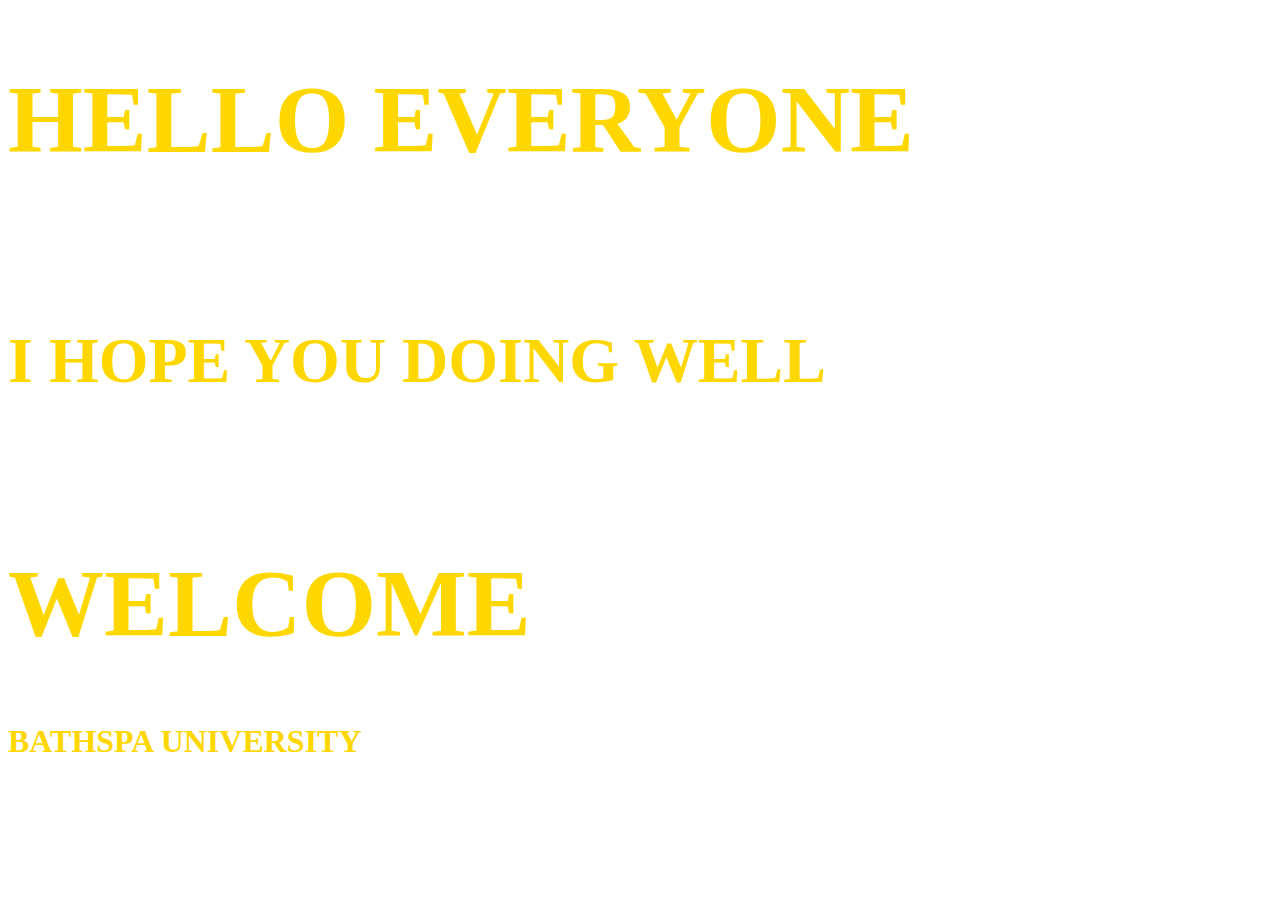
<file: Class Activities/Task 1/index.html>
<!DOCTYPE html>
<html lang="en">
<head>
    <meta charset="UTF-8">
    <meta name="viewport" content="width=device-width, initial-scale=1.0">
    <title>Practices</title>
    <link rel="stylesheet" href="style.css">
</head>
<body>
    <h1>HELLO EVERYONE</h1>
    <h6>I HOPE YOU DOING WELL</h6>

    <h1>WELCOME</h1>
    <h2>BATHSPA UNIVERSITY</h2>
</body>
</html>
</file>
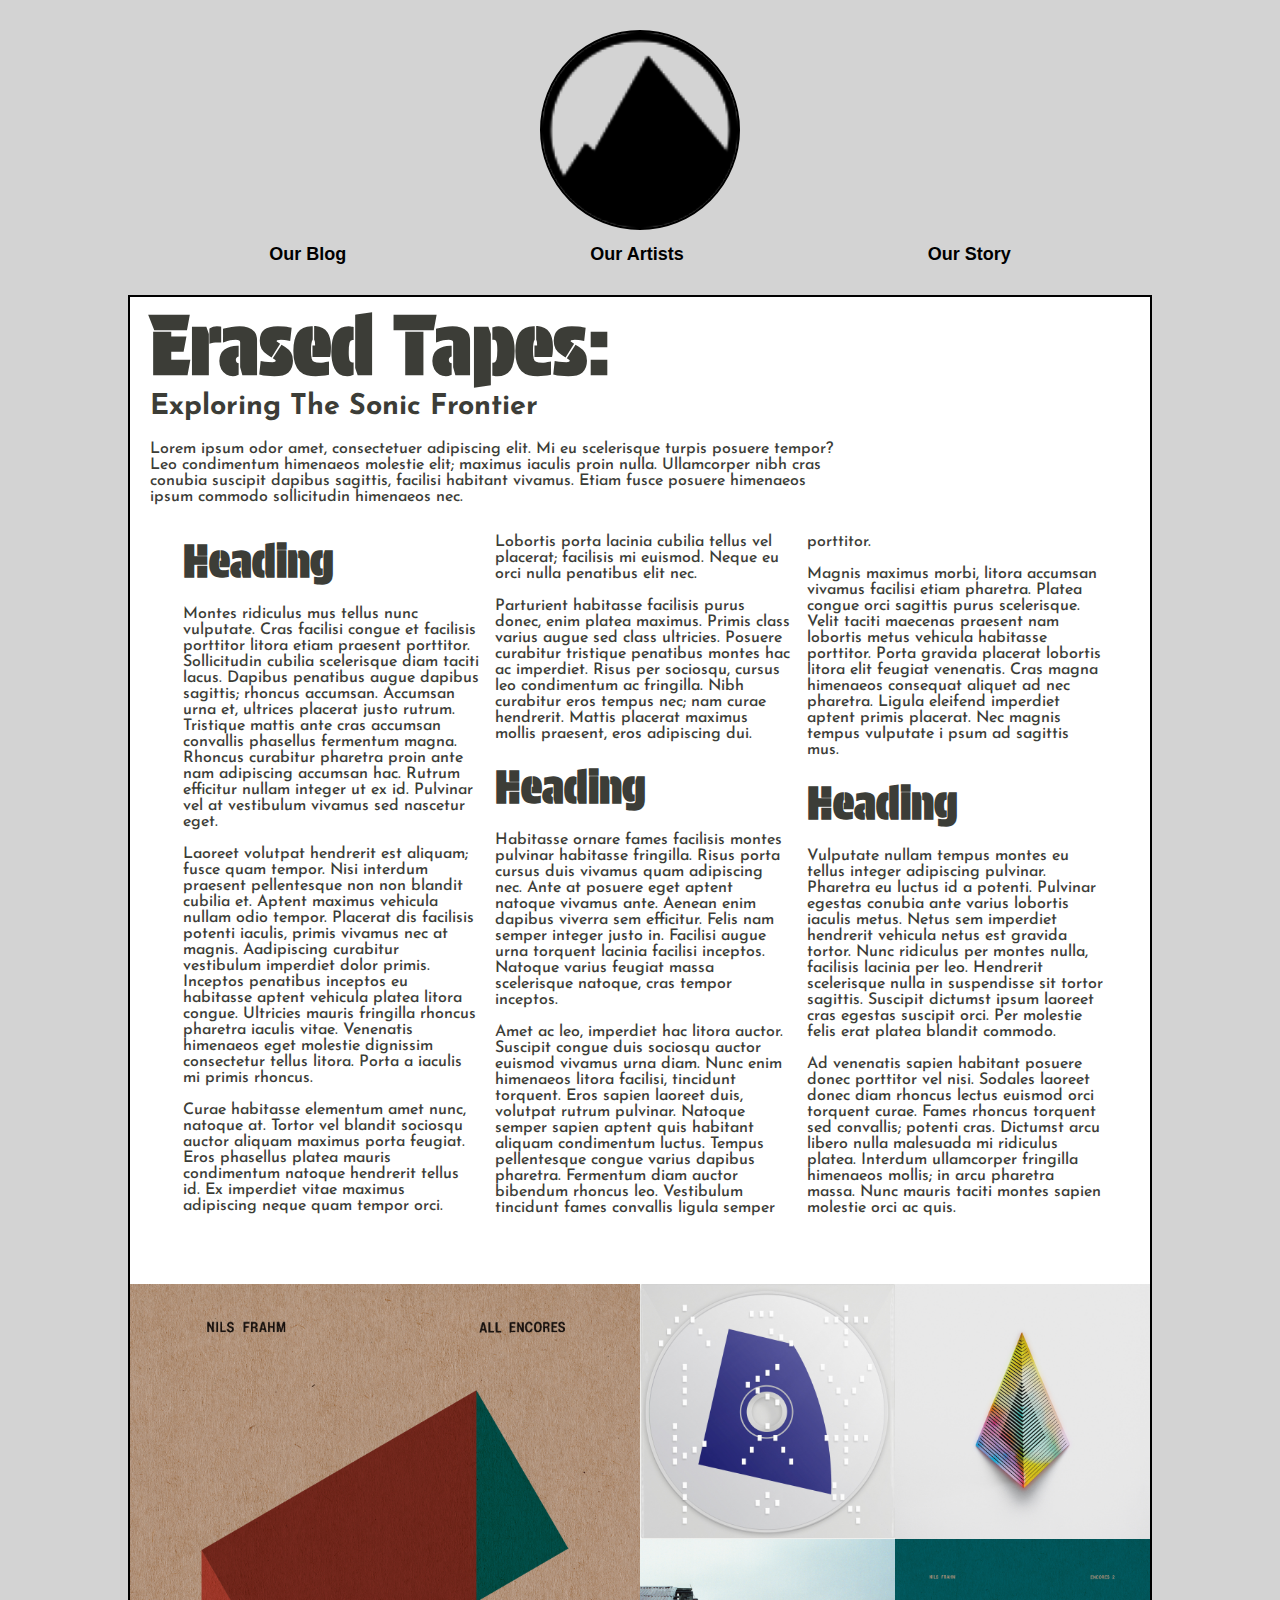
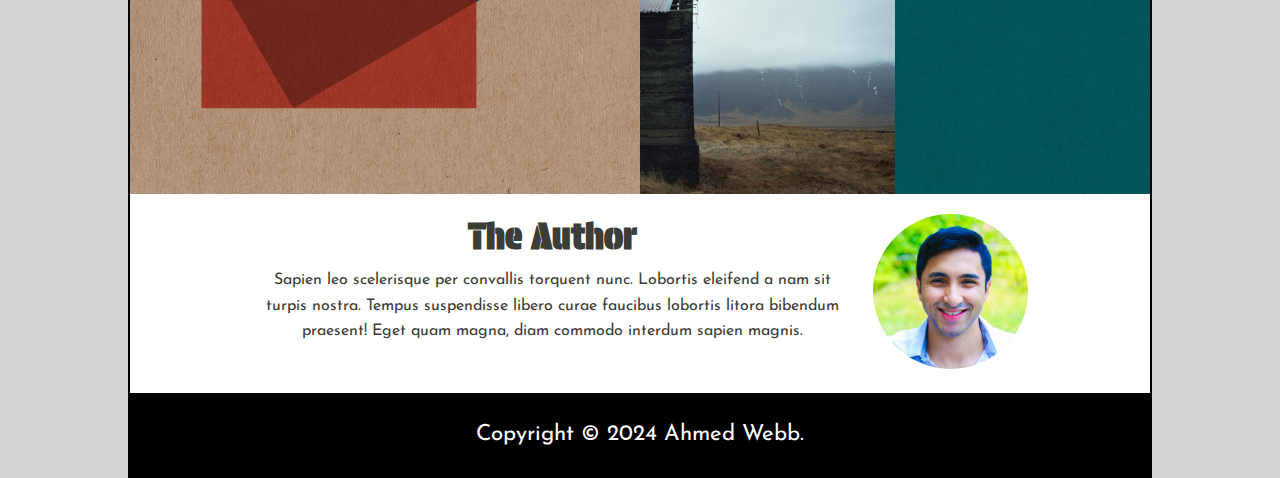
<file: Task 1/Task1.html>
<!DOCTYPE html>
<html lang="en">
<head>
    <meta charset="UTF-8">
    <meta name="viewport" content="width=device-width, initial-scale=1.0">
    <!--Title Name Of The Homepage-->
    <title>TASK 1 FIRST PAGE RESPONSIVE LAYOUT AND TYPOGRAPHY</title>
    <!--Link For Css Stylesheet-->
    <link rel="stylesheet" href="Task1.css">
</head>
<body>

    <!--Header Tag for navigation menu-->
    <header>
        <!--Image Tag For LOGO-->
        <div class="Logo">
            <img src="logo.png" alt="LOGO" class="circle-img"> 
        </div>
        <!--Navigation Tag for the list of anchor tag -->
        <nav>
            <ul>
                <li><a href="#">Our Blog</a></li>
                <li><a href="#">Our Artists</a></li>
                <li><a href="#">Our Story</a></li>
            </ul>
        </nav>
    </header>

    <!--Main Hero Tag For Page of all border outline-->
    <main class="Page">
        <!--Section Tag-->
        <section class="Intro">
            <!--Heading Tag for title name-->
            <h1>Erased Tapes:</h1>
            <h2>Exploring The Sonic Frontier</h2>
            <!--Paragraph Tag for summary-->
            <p>Lorem ipsum odor amet, consectetuer adipiscing elit. Mi eu scelerisque turpis posuere tempor?<br>
                Leo condimentum himenaeos molestie elit; maximus iaculis proin nulla. Ullamcorper nibh cras<br>
                conubia suscipit dapibus sagittis, facilisi habitant vivamus. Etiam fusce posuere himenaeos<br>
                ipsum commodo sollicitudin himenaeos nec.<br>
            </p>
        </section>
        
        <!--Section Tag-->
        <section class="Column">
            <div class="Groups">
                <!--Heading Tag for title name-->
                <h2>Heading</h2>
                <!--br tag for block space-->
                <br>
                <!--Paragraph Tag for summary-->
                <p>Montes ridiculus mus tellus nunc vulputate. Cras facilisi congue et facilisis porttitor litora etiam 
                    praesent porttitor. Sollicitudin cubilia scelerisque diam taciti lacus. Dapibus penatibus augue 
                    dapibus 
                    sagittis; rhoncus accumsan. Accumsan urna et, ultrices placerat justo rutrum. Tristique mattis ante 
                    cras 
                    accumsan convallis phasellus fermentum magna. Rhoncus curabitur pharetra proin ante nam adipiscing 
                    accumsan hac. Rutrum efficitur nullam integer ut ex id. Pulvinar vel at vestibulum vivamus sed 
                    nascetur eget.
                    <br>
                    <br>
                    Laoreet volutpat hendrerit est aliquam; fusce quam tempor. Nisi interdum praesent pellentesque non 
                    non blandit cubilia et. 
                    Aptent maximus vehicula nullam odio tempor. Placerat dis facilisis potenti iaculis, primis vivamus 
                    nec at magnis. Aadipiscing curabitur vestibulum imperdiet dolor primis. 
                    Inceptos penatibus inceptos eu habitasse aptent vehicula platea litora congue. Ultricies mauris 
                    fringilla rhoncus pharetra iaculis vitae. Venenatis himenaeos eget molestie dignissim consectetur 
                    tellus litora. Porta a iaculis mi primis rhoncus.
                    <br>
                    <br>
                    Curae habitasse elementum amet nunc, natoque at. Tortor vel blandit sociosqu auctor aliquam maximus 
                    porta feugiat. 
                    Eros phasellus platea mauris condimentum natoque hendrerit tellus id. Ex imperdiet vitae maximus 
                    adipiscing neque quam tempor orci. 
                    Lobortis porta lacinia cubilia tellus vel placerat; facilisis mi euismod. 
                    Neque eu orci nulla penatibus elit nec.
                    <br>
                    <br>
                    Parturient habitasse facilisis purus donec, enim platea maximus. Primis class varius augue sed class 
                    ultricies. 
                    Posuere curabitur tristique penatibus montes hac ac imperdiet. Risus per sociosqu, cursus leo 
                    condimentum ac fringilla. 
                    Nibh curabitur eros tempus nec; nam curae hendrerit. 
                    Mattis placerat maximus mollis praesent, eros adipiscing dui. 
                </p>
                <br>
                <!--Heading Tag for title name-->
                <h2>Heading</h2>
                <br>
                <!--Paragraph Tag for summary-->
                <p>Habitasse ornare fames facilisis montes pulvinar habitasse fringilla. Risus porta cursus duis vivamus 
                    quam adipiscing nec. 
                    Ante at posuere eget aptent natoque vivamus ante. Aenean enim dapibus viverra sem efficitur. Felis 
                    nam semper integer justo in. 
                    Facilisi augue urna torquent lacinia facilisi inceptos. Natoque varius feugiat massa scelerisque 
                    natoque, cras 
                    tempor inceptos.
                    <br>
                    <br>
                    Amet ac leo, imperdiet hac litora auctor. Suscipit congue duis sociosqu auctor euismod vivamus urna diam. 
                    Nunc enim himenaeos litora facilisi, tincidunt torquent. 
                    Eros sapien laoreet duis, volutpat rutrum pulvinar. Natoque semper sapien aptent quis habitant aliquam 
                    condimentum luctus. 
                    Tempus pellentesque congue varius dapibus pharetra. Fermentum diam auctor bibendum rhoncus leo. Vestibulum 
                    tincidunt fames convallis 
                    ligula semper porttitor.
                    <br>
                    <br>
                    Magnis maximus morbi, litora accumsan vivamus facilisi etiam pharetra. Platea congue orci sagittis purus 
                    scelerisque. 
                    Velit taciti maecenas praesent nam lobortis metus vehicula habitasse porttitor. Porta gravida placerat 
                    lobortis litora elit feugiat venenatis. 
                    Cras magna himenaeos consequat aliquet ad nec pharetra. Ligula eleifend imperdiet aptent primis placerat. 
                    Nec magnis tempus vulputate i
                    psum ad sagittis mus.
                </p>
                <br>
                <!--Heading Tag for title name-->
                <h2>Heading</h2>
                <br>
                <!--Paragraph Tag for summary-->
                <p>Vulputate nullam tempus montes eu tellus integer adipiscing pulvinar. Pharetra eu luctus id a potenti. 
                    Pulvinar egestas conubia ante varius lobortis iaculis metus. 
                    Netus sem imperdiet hendrerit vehicula netus est gravida tortor. Nunc ridiculus per montes nulla, 
                    facilisis lacinia per leo. 
                    Hendrerit scelerisque nulla in suspendisse sit tortor sagittis. Suscipit dictumst ipsum laoreet cras 
                    egestas suscipit orci. 
                    Per molestie felis erat 
                    platea blandit commodo.
                    <br>
                    <br>
                    Ad venenatis sapien habitant posuere donec porttitor vel nisi. Sodales laoreet donec diam rhoncus lectus 
                    euismod orci torquent curae. 
                    Fames rhoncus torquent sed convallis; potenti cras. Dictumst arcu libero nulla malesuada mi ridiculus platea. 
                    Interdum ullamcorper fringilla himenaeos mollis; 
                    in arcu pharetra massa. Nunc mauris 
                    taciti montes sapien molestie orci ac quis.
                </p>
            </div>
        </section>

        <!--Section Tag-->
        <section class="Gallery">
            <!--Image Tag for image gallery grid-->
            <div class="Grid-Album">
                <img src="all-encores.jpg" alt="PIC1" class="G1">
                <img src="articulation.jpg" alt="PIC2">
                <img src="blurred.jpg" alt="PIC3">
                <img src="eulogy-for-evolution.jpg" alt="PIC4">
                <img src="encores-2.jpg" alt="PIC5">
            </div>
        </section>

        <!--Section Tag-->
        <section class="Author">
            <!--Image Tag for profile-->
            <div class="Profile">
                <img src="profile_picture.jpg" alt="AP" class="Profile">
            </div>
            <!--Content Tag for author placeholder-->
            <div class="Author-Content">
                <!--Heading Tag for title name-->
                <h2>The Author</h2>
                <!--Paragraph Tag for summary-->
                <p>Sapien leo scelerisque per convallis torquent nunc. Lobortis eleifend a nam sit turpis nostra.
                    Tempus suspendisse libero curae faucibus lobortis litora bibendum praesent! Eget quam magna, 
                    diam commodo interdum sapien magnis.<br>
                </p>
            </div>
        </section>
        
        <!--Footer Tag-->
        <footer>
            <!--tag for copyright symbol-->
            <p>Copyright &copy; 2024 Ahmed Webb.</p>
        </footer>

    </main>
    
</body>
</html>
</file>
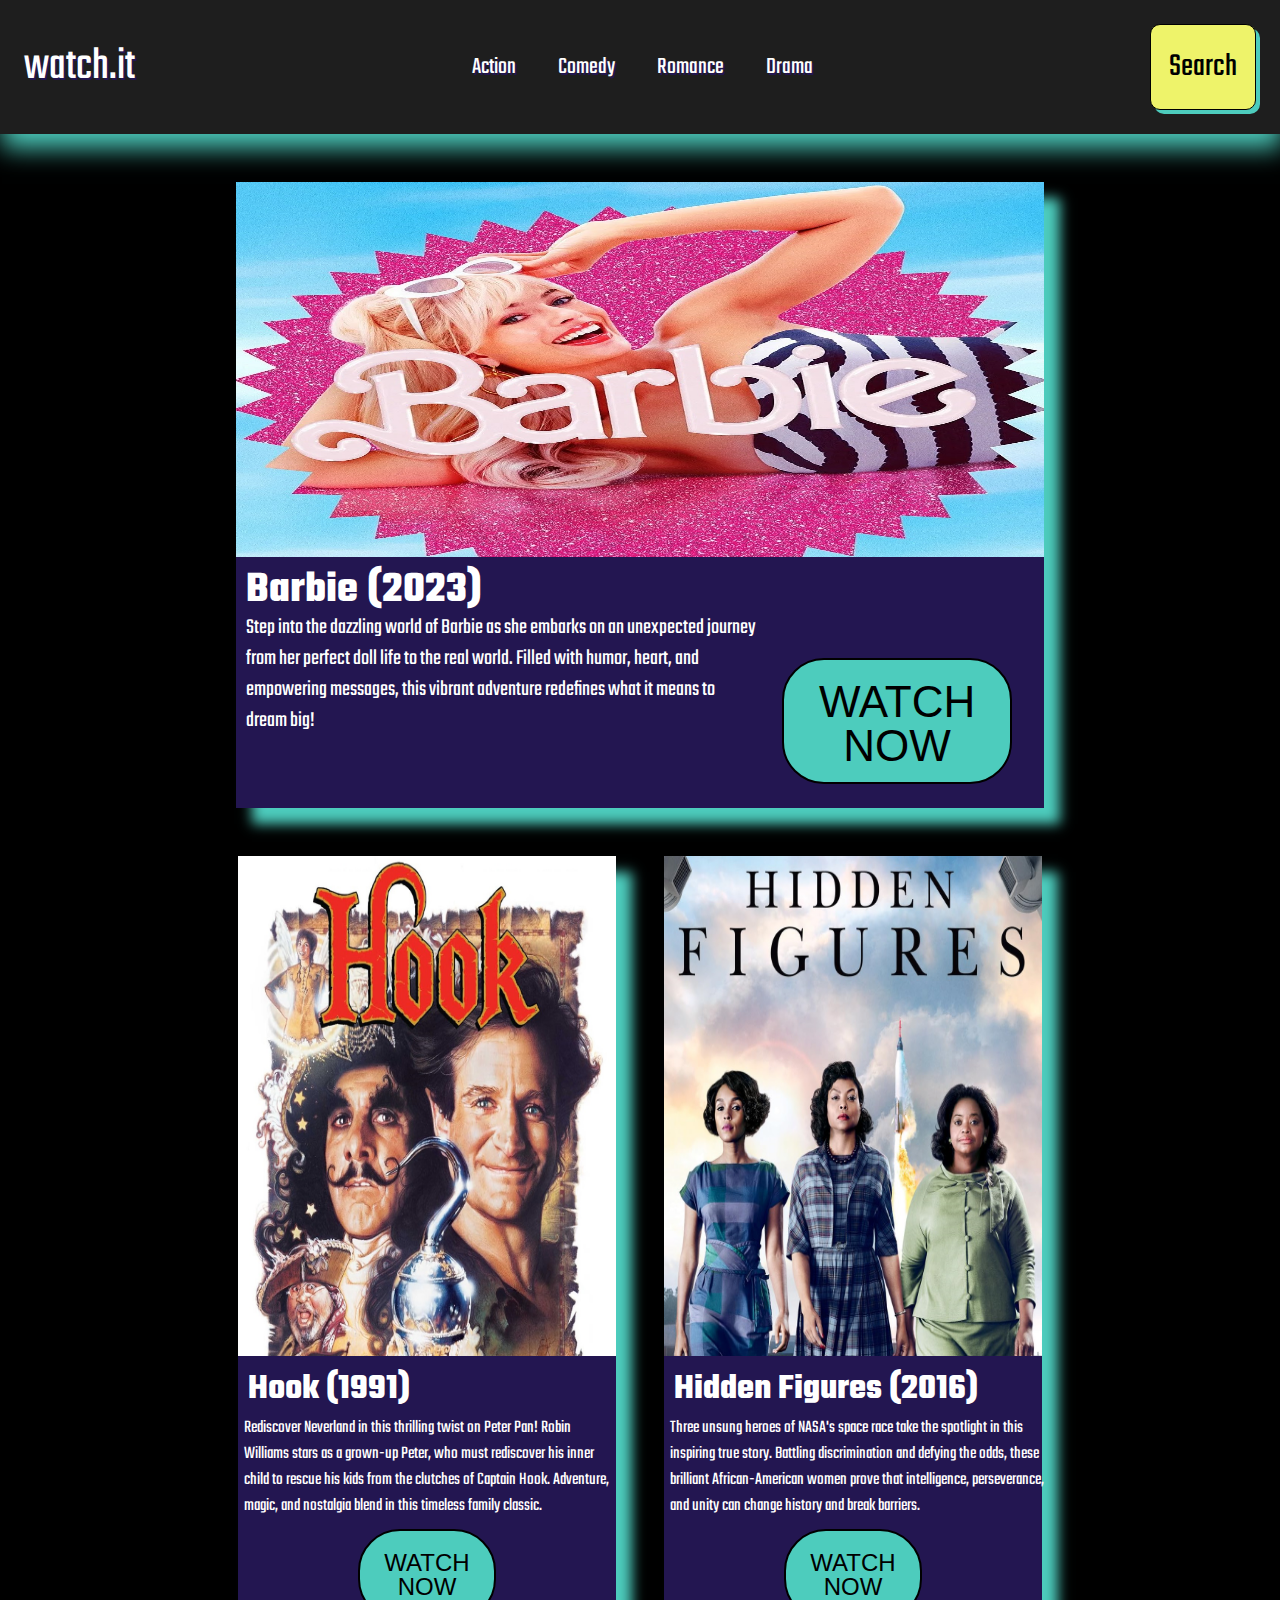
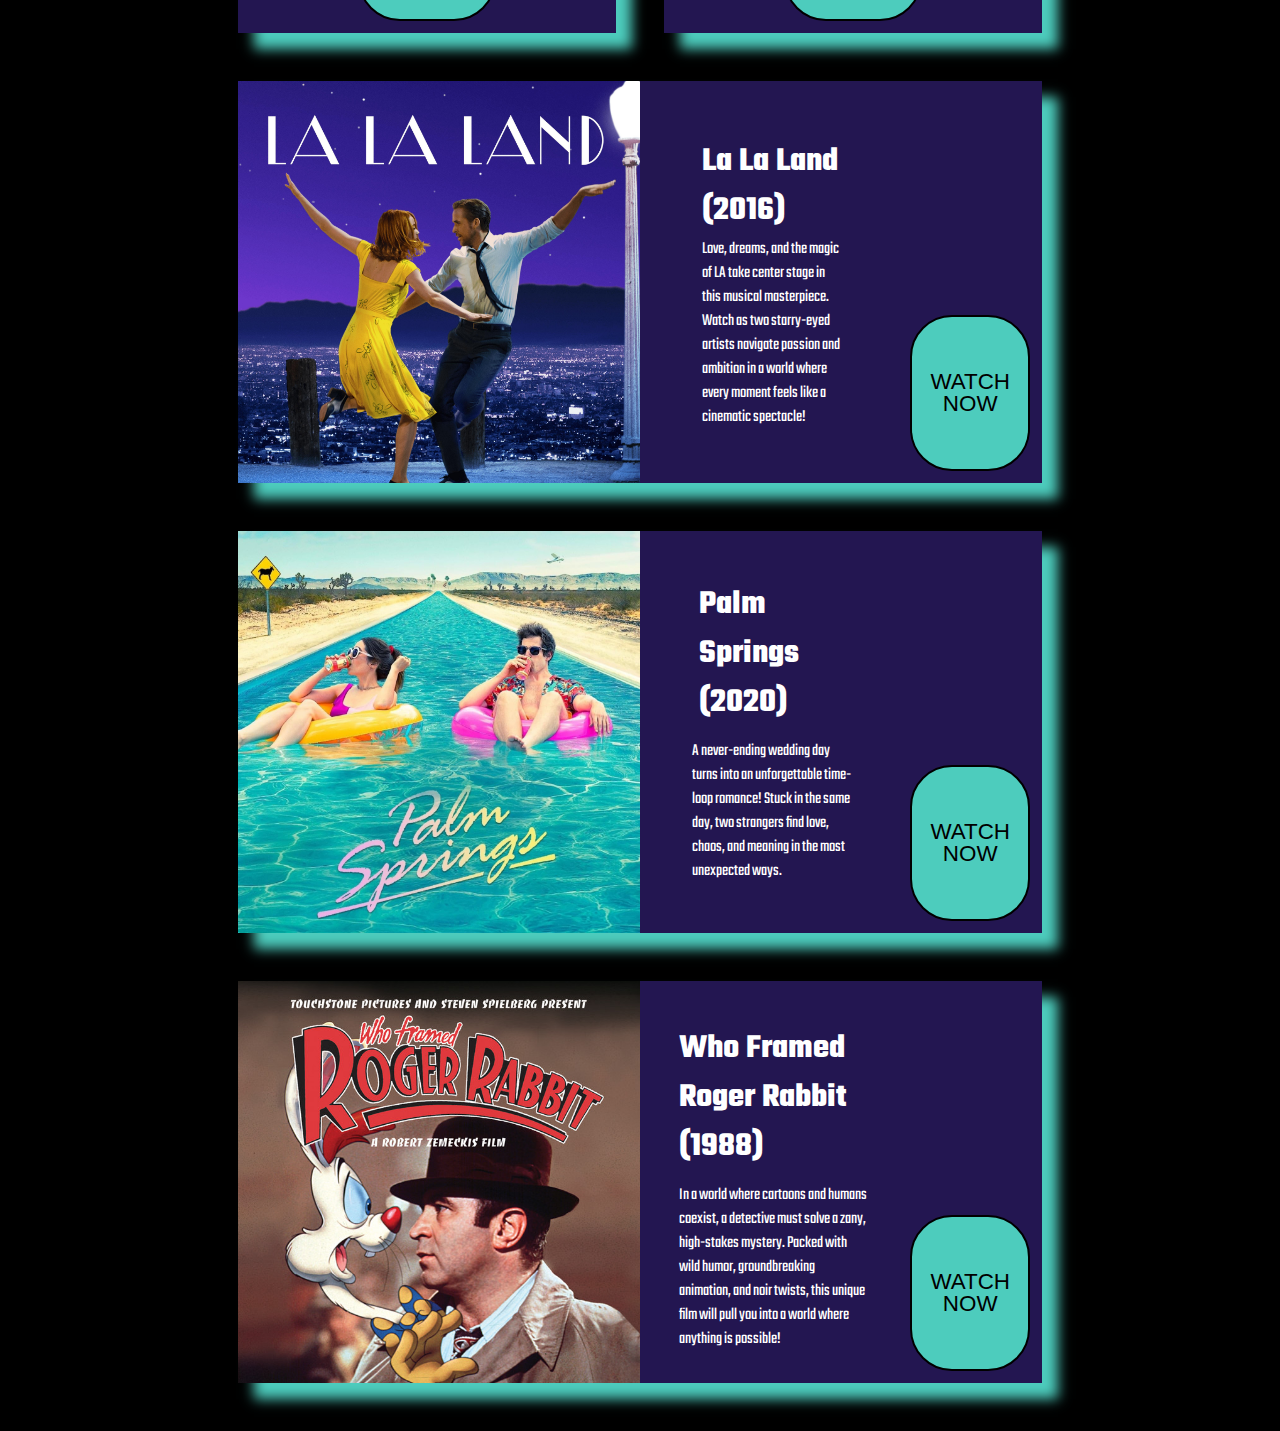
<file: Task 2/Task2.html>
<!DOCTYPE html>
<html lang="en">
<head>
    <meta charset="UTF-8">
    <meta name="viewport" content="width=device-width, initial-scale=1.0">
    <!--Title Name Of The Homepage-->
    <title>TASK 2 FIRST PAGE ADVANCED LAYOUT</title>
    <!--Link For Css Stylesheet-->
    <link rel="stylesheet" href="Task2.css">
</head>
<body>

    <!--Header Tag for navigation bar-->
    <header class="NAV-BAR">
        <!--Text Tag For LOGO-->
        <div class="LOGO">
            watch.it
        </div>
        <!--Navigation Tag for the list of menu -->
        <nav class="NAV-MENU">
            <a href="#">Action</a>
            <a href="#">Comedy</a>
            <a href="#">Romance</a>
            <a href="#">Drama</a>
        </nav>
        <!--Search Button Section From The Right Side Into The Navigation Bar With Logo-->
        <div class="SEARCH-BTN">
            <button>Search</button>
        </div>
    </header>

    <!--Main Hero Tag For Page of all grid movie box-->
    <main class="Body-Container">

        <!--Rectangle Movie Container-->
        <div class="M1">
            <div class="Rectangle-Container">
            <!--Image Tag for image gallery grid-->
            <img src="barbie.jpg" alt="BARBIE" class="P1">
            <div class="Details1">
            <!--Heading Tag for title name-->
            <h1>Barbie (2023)</h1>
            <!--Paragraph Tag for summary-->
            <p>Step into the dazzling world of Barbie as she embarks on an 
                unexpected journey from her perfect doll life to the real world. 
                Filled with humor, heart, and empowering messages, this vibrant 
                adventure redefines what it means to dream big!
            </p>
            </div>
            <!--Button Tag Into The Grid Card-->
            <button class="MOVIE-BTN">WATCH NOW</button>
            </div>
        </div>   

        <!--Vertical Movie Container-->
        <div class="M2">
            <div class="Vertical-Container">
            <!--Image Tag for image gallery grid-->
            <img src="hook.jpg" alt="HOOK" class="P2">
            <div class="Details2">
            <!--Heading Tag for title name-->
            <h1>Hook (1991)</h1>
            <!--Paragraph Tag for summary-->
            <p>Rediscover Neverland in this thrilling twist on Peter Pan! Robin Williams stars as a grown-up Peter, 
                who must rediscover his inner child to rescue his kids from the clutches of Captain Hook. Adventure, 
                magic, and nostalgia blend in this timeless family classic.
            </p>
            </div>
            <!--Button Tag Into The Grid Card-->
            <button class="MOVIE-BTN1">WATCH NOW</button>
            </div>
        </div>

        <!--Vertical Movie Container-->
        <div class="M3">
            <div class="Vertical-Container">
            <!--Image Tag for image gallery grid-->
            <img src="hidden-figures.jpg" alt="HIDDEN" class="P3">
            <div class="Details3">
            <!--Heading Tag for title name-->
            <h1>Hidden Figures (2016)</h1>
            <!--Paragraph Tag for summary-->
            <p>Three unsung heroes of NASA's space race take the spotlight in this inspiring true story. Battling 
                discrimination and defying the odds, these brilliant African-American women prove that intelligence, 
                perseverance, and unity can change history and break barriers.
            </p>
            </div>
            <!--Button Tag Into The Grid Card-->
            <button class="MOVIE-BTN2">WATCH NOW</button>
            </div>
        </div>

        <!--Horizontal Movie Container-->
        <div class="M4">
            <div class="Horizontal-Container">
            <!--Image Tag for image gallery grid-->    
            <img src="la-la-land.jpg" alt="LA" class="P4">
            <div class="Details4">
            <!--Heading Tag for title name-->
            <h1>La La Land (2016)</h1>
            <!--Paragraph Tag for summary-->
            <p>Love, dreams, and the magic of LA take center stage in this musical masterpiece. Watch as two starry-eyed 
                artists navigate passion and ambition in a world where every moment feels like a cinematic spectacle!
            </p>
            </div>
            <!--Button Tag Into The Grid Card-->
            <button class="MOVIE-BTN3">WATCH NOW</button>
            </div>
        </div>

        <!--Horizontal Movie Container-->
        <div class="M5">
            <div class="Horizontal-Container">
            <!--Image Tag for image gallery grid-->
            <img src="palm-springs.jpg" alt="PALM" class="P5">
            <div class="Details5">
            <!--Heading Tag for title name-->
            <h1>Palm Springs (2020)</h1>
            <!--Paragraph Tag for summary-->
            <p>A never-ending wedding day turns into an unforgettable time-loop romance! Stuck in the same day, two strangers 
                find love, chaos, and meaning in the most unexpected ways.
            </p>
            </div>
            <!--Button Tag Into The Grid Card-->
            <button class="MOVIE-BTN4">WATCH NOW</button>
            </div>
        </div>

        <!--Horizontal Movie Container-->
        <div class="M6">
            <div class="Horizontal-Container">
            <!--Image Tag for image gallery grid-->
            <img src="who-framed-roger-rabbit.jpg" alt="WHO" class="P6">
            <div class="Details6">
            <!--Heading Tag for title name-->
            <h1>Who Framed Roger Rabbit (1988)</h1>
            <!--Paragraph Tag for summary-->
            <p>In a world where cartoons and humans coexist, a detective must solve a zany, high-stakes mystery. Packed with 
                wild humor, groundbreaking animation, and noir twists, this unique film will pull you into a world where anything 
                is possible!
            </p>
            </div>
            <!--Button Tag Into The Grid Card-->
            <button class="MOVIE-BTN5">WATCH NOW</button>
            </div>
        </div> 

    </main>
</body>
</html>
</file>
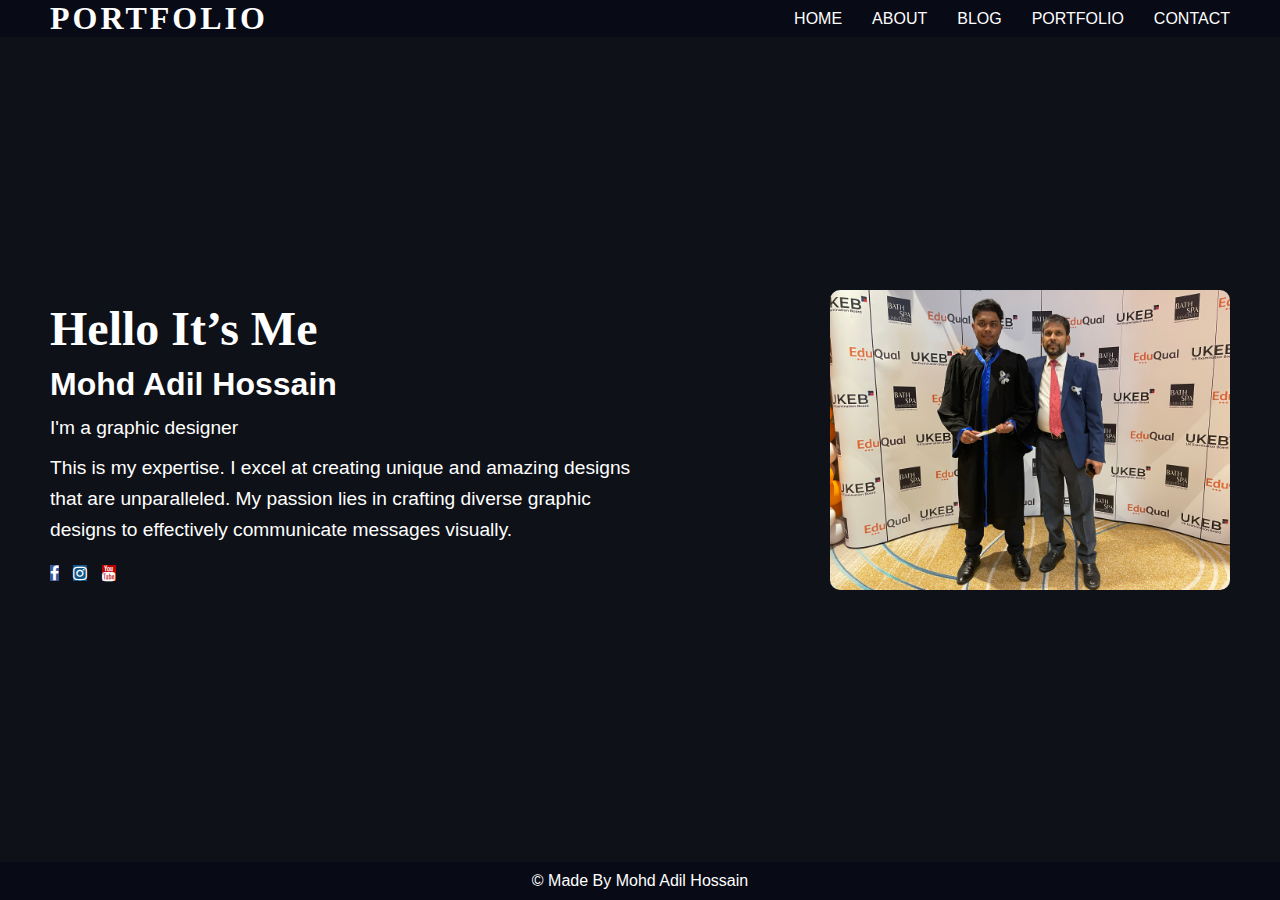
<file: Class Activities/Task 3/portfolio.html>
<!DOCTYPE html>
<html lang="en">
<head>
    <meta charset="UTF-8">
    <meta name="viewport" content="width=device-width, initial-scale=1.0">
    <title>PORTFOLIO HOMEPAGE</title>
    <link rel="stylesheet" href="https://cdnjs.cloudflare.com/ajax/libs/font-awesome/4.7.0/css/font-awesome.min.css">
    <link rel="stylesheet" href="portfolio.css">
</head>
<body>
    
    <Header>
        <div class="logo">
            <h1>PORTFOLIO</h1>
        </div>
        <nav>
            <ul>
                <li><a href="#">HOME</a></li>
                <li><a href="#">ABOUT</a></li>
                <li><a href="#">BLOG</a></li>
                <li><a href="#">PORTFOLIO</a></li>
                <li><a href="#">CONTACT</a></li>
            </ul>
        </nav>
    </Header>

    <section class="hero">
        <div class="content">
            <div class="text">
                <h2>Hello It’s Me</h2>
                <h3>Mohd Adil Hossain</h3>
                <p>I'm a graphic designer</p>
                <p>This is my expertise. I excel at creating unique and amazing designs 
                    that are unparalleled. My passion lies in crafting diverse graphic designs 
                    to effectively communicate messages visually.</p>
                <div class="social">
                    <a href="#" class="fa fa-facebook"></a>
                    <a href="#" class="fa fa-instagram"></a>
                    <a href="#" class="fa fa-youtube"></a>
                </div>
            </div>
            <div class="image">
                <img src="IMAGE.JPEG" alt="MHD">
            </div>
        </div>
    </section>

    <footer>
        <p>&copy; Made By Mohd Adil Hossain</p>
    </footer>
</body>
</html>
</file>
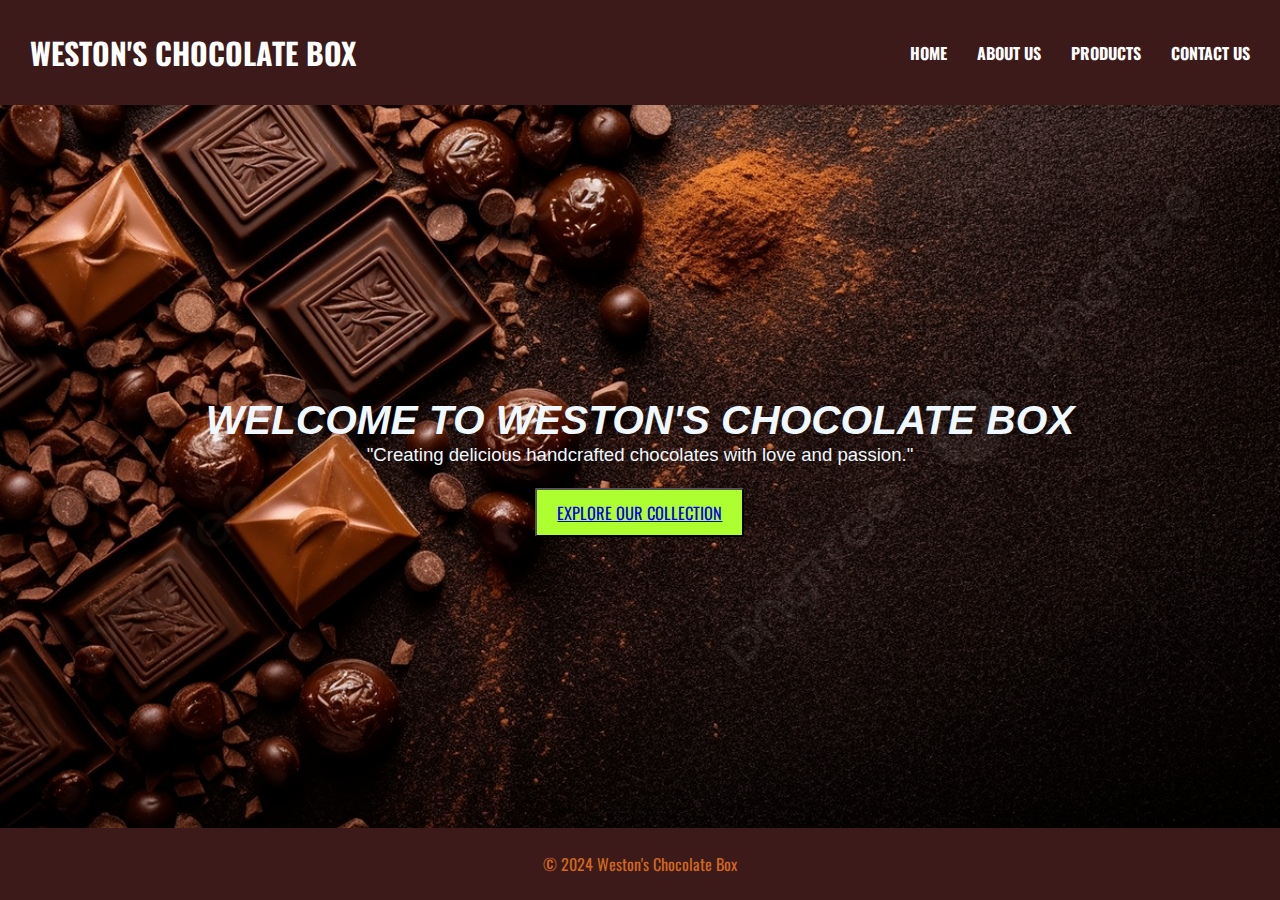
<file: Class Activities/Task 4/weston.html>
<!DOCTYPE html>
<html lang="en">
<head>
    <meta charset="UTF-8">
    <meta name="viewport" content="width=device-width, initial-scale=1.0">
    <title>WESTONS CHOCOLATE BOX</title>
    <link rel="stylesheet" href="weston.css">
</head>
<body>

    <header class="WCB">
        <div class="L">
            <h1>WESTON'S CHOCOLATE BOX</h1>
        </div>
        <nav class="N">
            <ul class="NAVL">
                <li><a href="weston.html">HOME</a></li>
                <li><a href="weston1.html">ABOUT US</a></li>
                <li><a href="weston2.html">PRODUCTS</a></li>
                <li><a href="weston3.html">CONTACT US</a></li>
            </ul>
        </nav>
    </header>

    <main>
        <section class="H">
            <h2>WELCOME TO WESTON'S CHOCOLATE BOX</h2>
            <p>"Creating delicious handcrafted chocolates with love and passion."</p>
            <button><a href="weston4.html">EXPLORE OUR COLLECTION</a></button>
        </section>
    </main>

    <footer class="FT">
        <p>&copy; 2024 Weston's Chocolate Box</p>
    </footer>

</body>
</html>
</file>
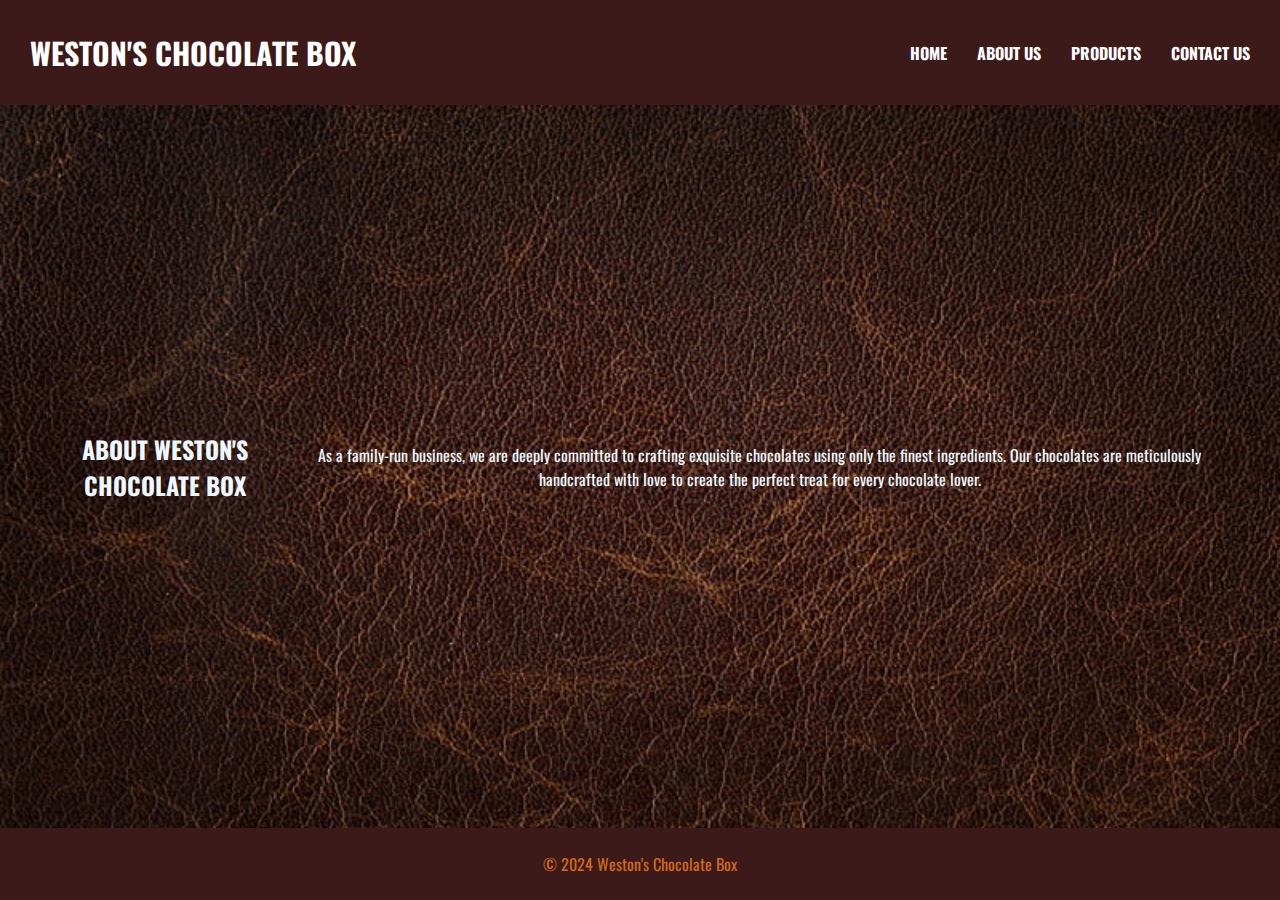
<file: Class Activities/Task 4/weston1.html>
<!DOCTYPE html>
<html lang="en">
<head>
    <meta charset="UTF-8">
    <meta name="viewport" content="width=device-width, initial-scale=1.0">
    <title>ABOUT US</title>
    <link rel="stylesheet" href="weston.css">
</head>
<body>
    
    <header class="WCB">
        <div class="L">
            <h1>WESTON'S CHOCOLATE BOX</h1>
        </div>
        <nav class="N">
            <ul class="NAVL">
                <li><a href="weston.html">HOME</a></li>
                <li><a href="weston1.html">ABOUT US</a></li>
                <li><a href="weston2.html">PRODUCTS</a></li>
                <li><a href="weston3.html">CONTACT US</a></li>
            </ul>
        </nav>
    </header>

    <section class="ABOUT">
        <h2>ABOUT WESTON'S CHOCOLATE BOX</h2>
        <p>As a family-run business, we are deeply committed to crafting exquisite chocolates 
            using only the finest ingredients. Our chocolates are meticulously handcrafted with 
            love to create the perfect treat for every chocolate lover.</p>
    </section>

    <footer class="FT">
        <p>&copy; 2024 Weston's Chocolate Box</p>
    </footer>
    
</body>
</html>
</file>
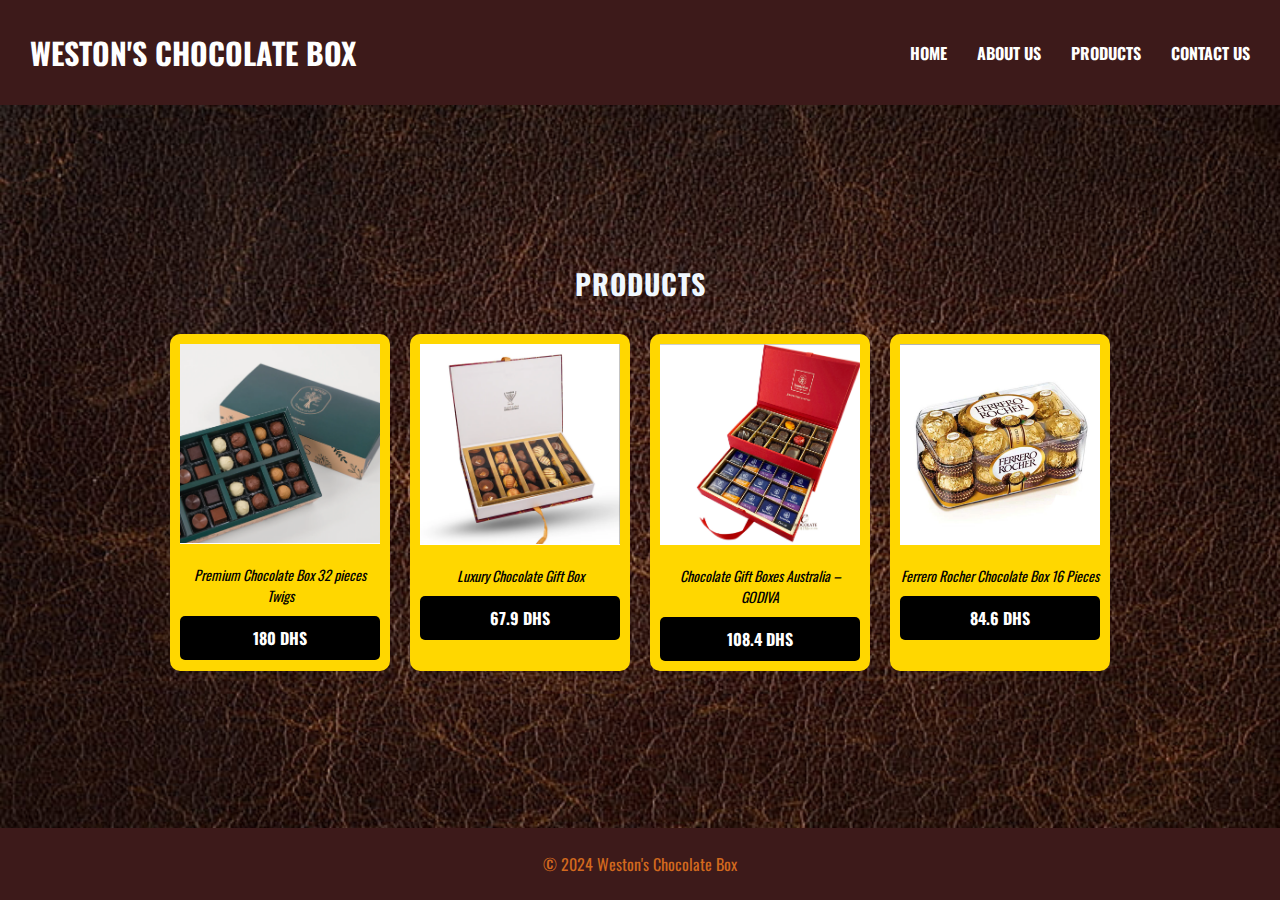
<file: Class Activities/Task 4/weston2.html>
<!DOCTYPE html>
<html lang="en">
<head>
    <meta charset="UTF-8">
    <meta name="viewport" content="width=device-width, initial-scale=1.0">
    <title>PRODUCTS</title>
    <link rel="stylesheet" href="weston.css">
</head>
<body>
    
    <header class="WCB">
        <div class="L">
            <h1>WESTON'S CHOCOLATE BOX</h1>
        </div>
        <nav class="N">
            <ul class="NAVL">
                <li><a href="weston.html">HOME</a></li>
                <li><a href="weston1.html">ABOUT US</a></li>
                <li><a href="weston2.html">PRODUCTS</a></li>
                <li><a href="weston3.html">CONTACT US</a></li>
            </ul>
        </nav>
    </header>

    <main class="BD">
        <section class="Products-Items">
            <h2>PRODUCTS</h2>
            <div class="grid">
                <div class="items">
                    <img src="1.png" alt="1">
                    <p>Premium Chocolate Box 32 pieces Twigs</p>
                    <span>180 DHS</span>
                </div>
                <div class="items">
                    <img src="2.png" alt="2">
                    <p>Luxury Chocolate Gift Box </p>
                    <span>67.9 DHS</span>
                </div>
                <div class="items">
                    <img src="3.png" alt="3">
                    <p>Chocolate Gift Boxes Australia – GODIVA</p>
                    <span>108.4 DHS</span>
                </div>
                <div class="items">
                    <img src="4.png" alt="4">
                    <p>Ferrero Rocher Chocolate Box 16 Pieces</p>
                    <span>84.6 DHS</span>
                </div>
            </div>
        </section>
    </main>

    <footer class="FT">
        <p>&copy; 2024 Weston's Chocolate Box</p>
    </footer>

</body>
</html>
</file>
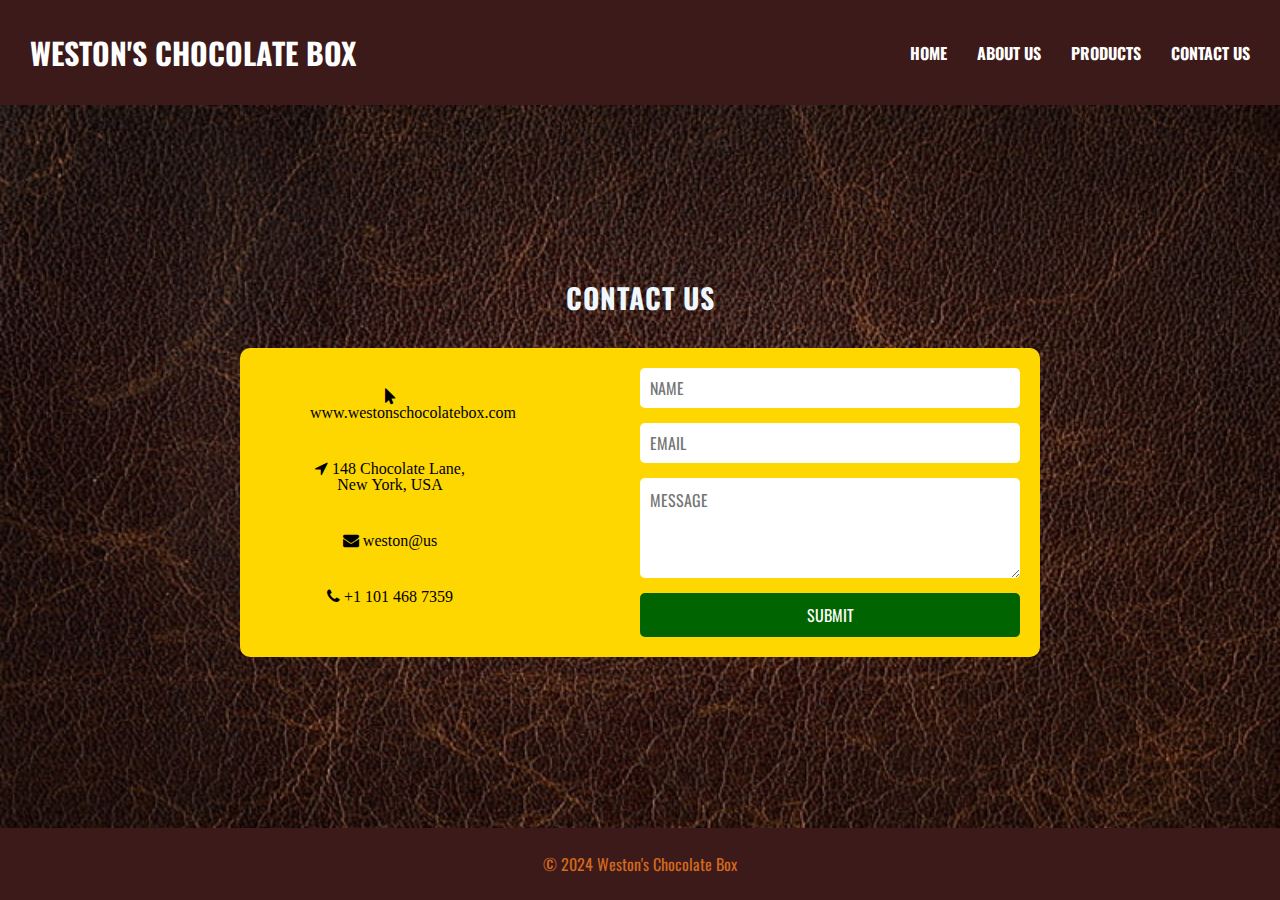
<file: Class Activities/Task 4/weston3.html>
<!DOCTYPE html>
<html lang="en">
<head>
    <meta charset="UTF-8">
    <meta name="viewport" content="width=device-width, initial-scale=1.0">
    <title>CONTACT US</title>
    <link rel="stylesheet" href="https://cdnjs.cloudflare.com/ajax/libs/font-awesome/4.7.0/css/font-awesome.min.css">
    <link rel="stylesheet" href="weston.css">
</head>
<body>
    
    <header class="WCB">
        <div class="L">
            <h1>WESTON'S CHOCOLATE BOX</h1>
        </div>
        <nav class="N">
            <ul class="NAVL">
                <li><a href="weston.html">HOME</a></li>
                <li><a href="weston1.html">ABOUT US</a></li>
                <li><a href="weston2.html">PRODUCTS</a></li>
                <li><a href="weston3.html">CONTACT US</a></li>
            </ul>
        </nav>
    </header>

    <main class="BD1">
        <section class="Contact">
            <h2>CONTACT US</h2>
            <div class="BOX1">
                <div class="INFO">
                    <i class="fa fa-mouse-pointer">  www.westonschocolatebox.com</i>
                    <i class="fa fa-location-arrow">  148 Chocolate Lane, New York, USA</i>
                    <i class="fa fa-envelope">  weston@us</i>
                    <i class="fa fa-phone">  +1 101 468 7359</i>
                </div>
                <div class="FORM">
                    <form action="#">
                        <input type="text" placeholder="NAME" required>
                        <input type="email" placeholder="EMAIL" required>
                        <textarea placeholder="MESSAGE" required></textarea>
                        <button type="SUBMIT">SUBMIT</button>
                    </form>
                </div>
            </div>
        </section>
    </main>

    <footer class="FT">
        <p>&copy; 2024 Weston's Chocolate Box</p>
    </footer>

</body>
</html>
</file>
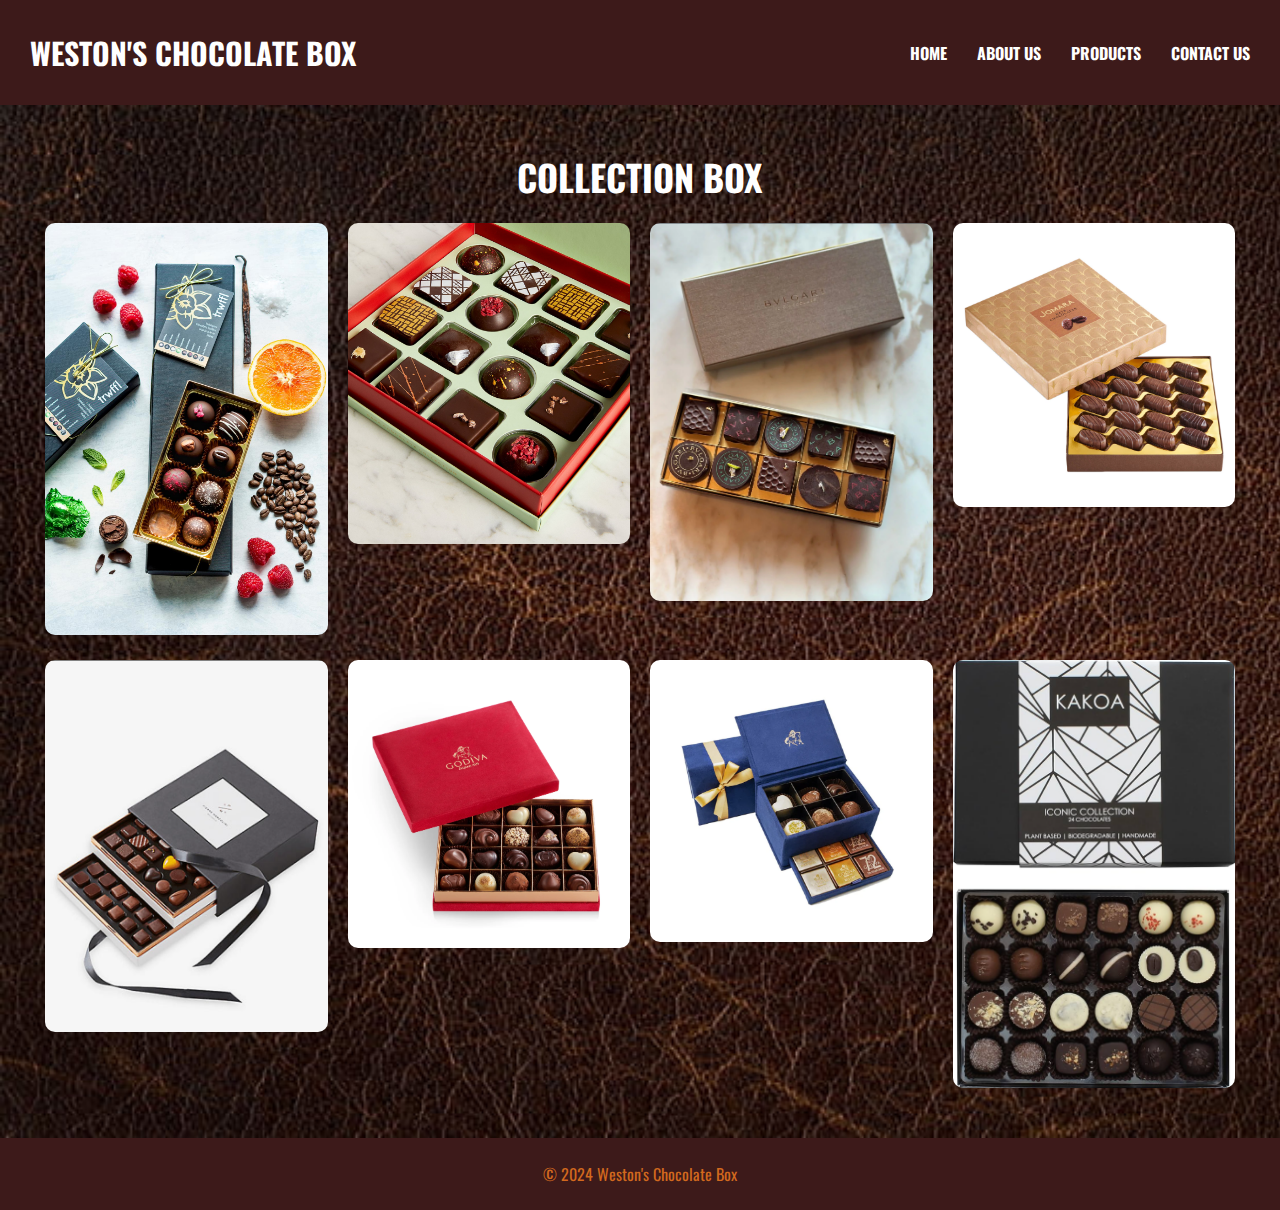
<file: Class Activities/Task 4/weston4.html>
<!DOCTYPE html>
<html lang="en">
<head>
    <meta charset="UTF-8">
    <meta name="viewport" content="width=device-width, initial-scale=1.0">
    <title>COLLECTION BOX</title>
    <link rel="stylesheet" href="weston.css">
</head>
<body>
    
    <header class="WCB">
        <div class="L">
            <h1>WESTON'S CHOCOLATE BOX</h1>
        </div>
        <nav class="N">
            <ul class="NAVL">
                <li><a href="weston.html">HOME</a></li>
                <li><a href="weston1.html">ABOUT US</a></li>
                <li><a href="weston2.html">PRODUCTS</a></li>
                <li><a href="weston3.html">CONTACT US</a></li>
            </ul>
        </nav>
    </header>

    <main class="BD2">
        <section class="BOX2">
            <h2>COLLECTION BOX</h2>
            <div class="CGRID">
                <div class="CITEMS">
                    <img src="P1.jpg" alt="C1">
                </div>
                <div class="CITEMS">
                    <img src="P2.jpg" alt="C2">
                </div>
                <div class="CITEMS">
                    <img src="P3.png" alt="C3">
                </div>
                <div class="CITEMS">
                    <img src="P4.png" alt="C4">
                </div>
                <div class="CITEMS">
                    <img src="P5.png" alt="C5">
                </div>
                <div class="CITEMS">
                    <img src="P6.png" alt="C6">
                </div>
                <div class="CITEMS">
                    <img src="P7.png" alt="C7">
                </div>
                <div class="CITEMS">
                    <img src="P8.png" alt="C8">
                </div>
            </div>
        </section>
    </main>
    
    <footer class="FT">
        <p>&copy; 2024 Weston's Chocolate Box</p>
    </footer>

</body>
</html>
</file>
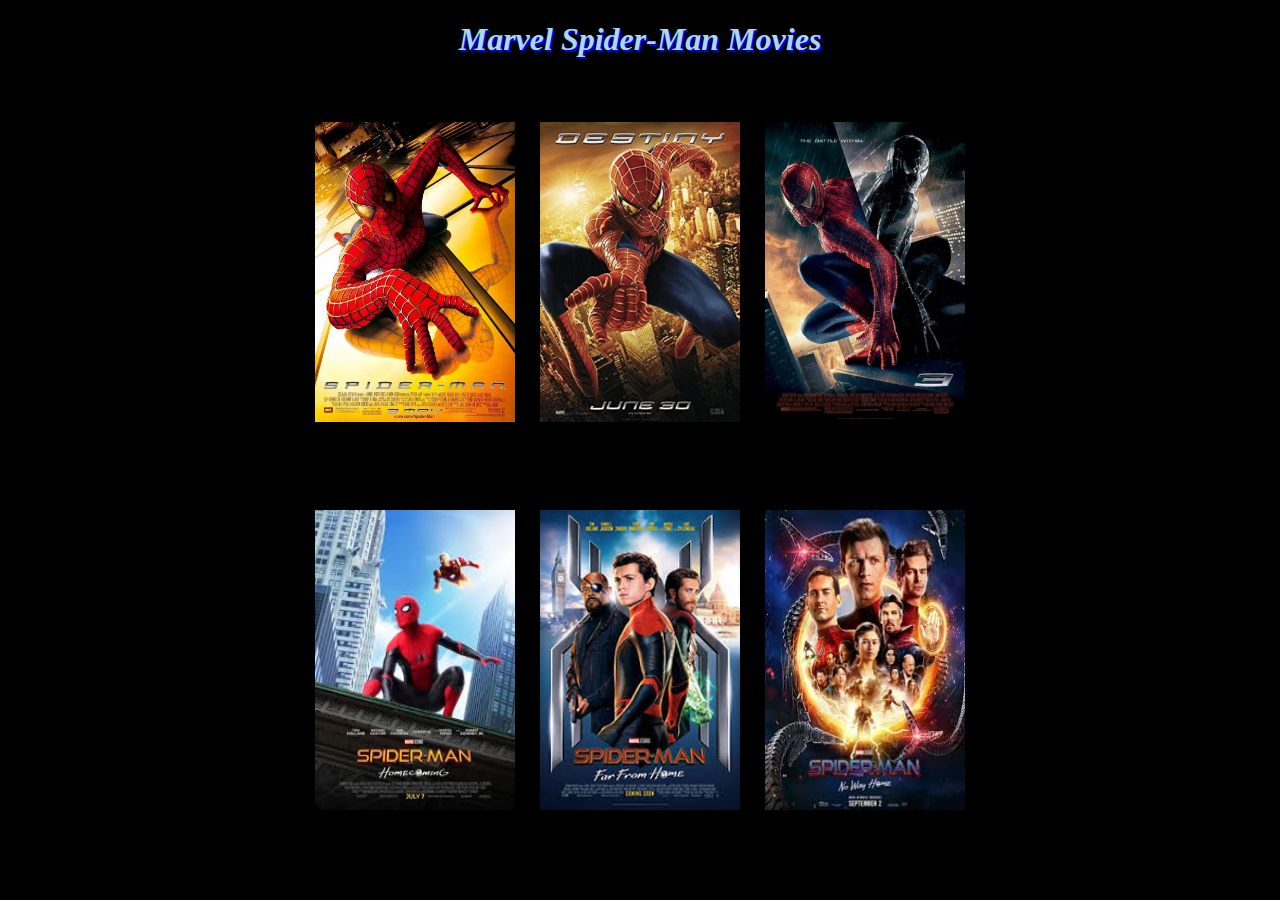
<file: Class Activities/Task 5/image.html>
<!DOCTYPE html>
<html lang="en">
<head>
    <meta charset="UTF-8">
    <meta name="viewport" content="width=device-width, initial-scale=1.0">
    <title>IMAGES</title>
    <link rel="stylesheet" href="image.css">
</head>
<body>
<h1>Marvel Spider-Man Movies</h1>
<div class="photos">
    <img src="s-l1200.jpg" alt="SM1" height="300" width="200">
    <img src="51K3ymQA+XL._AC_UF1000,1000_QL80_.jpg" alt="SM2" height="300" width="200">
    <img src="51yjgQYuGVL._AC_UF894,1000_QL80_.jpg" alt="SM3" height="300" width="200">
</div>
<div class="photos1">
    <img src="images (1).jpeg" alt="SMN1" height="300" width="200">
    <img src="images (2).jpeg" alt="SMN2" height="300" width="200">
    <img src="images (3).jpeg" alt="SMN3" height="300" width="200">
</div>
</body>
</html>
</file>
<file: Class Activities/Task 1/style.css>
body{
    color: gold;
}

h1{
    font-size: 6rem;
}

h6{
    font-size: 4rem;
}

h2{
    font-size: 2rem;
}

@media (max-width: 500px){
    body{
        color: blue;
    }
}


@media (max-width: 500px){
    h2{
        color: red;
    }
}

@media (max-width: 500px){
    body{
        background-color: greenyellow;
    }
}
</file>
<file: Task 1/Task1.css>
/*I imported the both fonts of protest guerrilla & Josefin Sans from google fonts*/
@import url('https://fonts.googleapis.com/css2?family=Protest+Guerrilla&display=swap');
@import url('https://fonts.googleapis.com/css2?family=Josefin+Sans:ital,wght@0,100..700;1,100..700&family=Protest+Guerrilla&display=swap');

/*Global Stylizing Tag*/
*{
    margin: 0;
    padding: 0;
    box-sizing: border-box;
}

/*body tag for styling the layout and typography and full background body*/
body{
    margin: 0;
    padding: 0;
    background-color: lightgrey;
    color: #3C3D37;
}

/*navigation menu*/
nav ul{
    list-style: none;
    padding: 0;
}
/*make inline for list with font*/
nav ul li{
    display: inline;
    margin: 0 20px;
    padding: 100px;
    font-size: 18px;
    font-family: 'Gill Sans', 'Gill Sans MT', Calibri, 'Trebuchet MS', sans-serif;
}
/*For remove the dots of text decoration*/
nav ul li a{
    text-decoration: none;
    color: black;
    font-weight: 900;
}

/*Header Tag*/
header{
    text-align: center;
    padding: 30px;
    background-color: lightgray;
    font-family: "Protest Guerrilla", sans-serif;
}
/*Styling for the logo*/
.Logo{
    margin-bottom: 10px;
}
/*To modify the header content*/
.circle-img{
    width: 200px;
    height: 200px;
    border-radius: 50%;
    border: 2px solid black;
    display: inline-block;
    line-height: 200px;
    text-align: center;
    background-image: url("logo.png");
    background-size: cover;
}

/*Main Tag for page content background*/
.Page{
    background-color: white;
    margin: 0 auto;
    max-width: 1024px;
    border: 2px solid black;
}
/*Increase the font size*/
.Intro h1{
    font-size: 80px;
    margin-left: 20px;
    font-family: "Protest Guerrilla", sans-serif;
}
/*Increase the font size*/
.Intro h2{
    margin-left: 20px;
    font-size: 28.6px;
    margin-bottom: 20px;
    font-family: "Josefin Sans", sans-serif;
}
/*to modify the font for each lines margin left and bottom*/
.Intro p{
    margin-left: 20px;
    margin-bottom: 18.6px;
    font-weight: 500;
    font-family: "Josefin Sans", sans-serif;
}

/*section tag for articles section to make element area*/
.article-content{
    width: 30%;
}
/*fonts family*/
.article-content h2{
    font-family: "Protest Guerrilla", sans-serif;
}
/*fonts family*/
.article-content p{
    font-family: "Josefin Sans", sans-serif;
}

/*Column Section for contentto sets the margin area on the bottom of an element*/
.Column{
    width: 100%;
    margin: 2.6px;
}
.Column{
    margin-bottom: 18.6px;
}
/*group section  for each heading 3 lines and paragragh is for modifying the each seperates line with grid columns*/
.Groups{
    padding: 50px;
    column-count: 3;
    margin-top: -40px;
}
/*Increase the font size*/
/*fonts family*/
.Groups h2{
    font-size: 44.4px;
    font-family: "Protest Guerrilla", sans-serif;
}
/*Increase the font size*/
/*fonts family*/
.Groups p{
    font-weight: 500;
    font-family: "Josefin Sans", sans-serif;
}

/*Album to make 5 grid gallery in each columns and rows*/
.Grid-Album{
    display: grid;
    grid-template-columns: repeat(4, 1fr);
    grid-template-rows: 1fr, 1fr;
    gap: 0;
}
/*to increase the max width element content to 100%*/
.Grid-Album img{
    max-width: 100%;
}
/*1 large image and 4 small images with grid tag*/
.Grid-Album img:nth-child(1){
    grid-column: span 2;
    grid-row: span 2;
    width: 100%;
}

/*Author Section to create a flex content center*/
.Author{
    display: flex;
    align-items: flex-start;
    justify-content: center;
    gap: 20px;
    flex-direction: row-reverse;
    padding: 20px;
    margin: 0 20px;
}
/*Increase the maximum of the width content*/
.Author-Content{
    max-width: 600px;
}
/*Increase the font size*/
/*fonts family*/
.Author h2{
    margin-bottom: 10px;
    font-size: 36px;
    text-align: center;
    font-family: "Protest Guerrilla", sans-serif;
}
/*Increase the font size*/
/*fonts family*/
.Author p{
    font-size: 1em;
    line-height: 1.6;
    text-align: center;
    font-family: "Josefin Sans", sans-serif;
}
/*styling the profile with border*/
.Profile{
    border-radius: 50%;
    width: 155px;
    height: auto;
}

/*Footer Section with background of black and text with white color from aligning with center and copyright*/
footer{
    font-size: 22.2px;
    text-align: center;
    background-color: black;
    color: white;
    padding: 30px;
    font-family: "Josefin Sans", sans-serif;
}

/*Desktop viewpoint width screen max-width 1024px*/
@media screen and (max-width: 1024px){
    .Intro h1{
        text-align: center;
        font-size: 24.6px;
        margin-top: 22px;
    }
    .Intro h2{
        text-align: center;
        font-size: 20.4px;
    }
    .Page{
        max-width: 1024px;
        margin: 0 auto;
    }
    .Groups{
        column-count: 3;
    }
    .Groups h2{
        text-align: center;
        font-size: 50px;
    }
    .Grid-Album{
        grid-template-columns: repeat(4, 1fr);
    }
    footer{
        font-size: 22.2px;
        text-align: center;
    }
}

/*Tablet viewpoint width screen min-width 721px max-width 1024px*/
@media screen and (min-width: 721px) and (max-width: 1024px){
    body{
        margin: 0px 20px;
        padding: 0px;
    }
    nav ul li{
        margin: 0 auto;
        padding: 20px;
        font-size: 16px;
    }
    .Page{
        margin: 0px 20px;
    }
    .Intro h1{
        font-size: 66.6px;
    }
    .Intro h2{
        font-size: 58.4px;
    }
    .Groups{
        column-count: 1;
        padding: 30px;
    }
    .Groups h2{
        font-size: 60px;
    }
    .Grid-Album{
        grid-template-columns: repeat(2, 1fr);
        gap: 5.5px;
    }
    .Grid-Album .G1{
        display: none;
    }
    .Author-Content{
        max-width: 500px;
    }
    .Author-Content h2{
        font-size: 60px;
    }
    .Profile{
        width: 200px;
    }
    footer{
        font-size: 20.5px;
        text-align: center;
    }
}

/*Large Mobile viewpoint width screen min-width 541px max-width 721px*/
@media screen and (min-width: 541px) and (max-width: 721px){
    nav ul li{
        padding: 15px;
        margin: 0 8px;
        font-size: 15px;
    }
    .circle-img{
        width: 180px;
        height: 180px;
        line-height: 180px;
    }
    .Page{
        margin: 0 15px;
    }
    .Intro h1{
        font-size: 66px;
    }
    .Intro h2{
        font-size: 46.8px;
    }
    .Groups{
        column-count: 1;
        padding: 25px;
        margin-top: -30px;
    }
    .Groups h2{
        text-align: center;
        font-size: 56.7px;
    }
    .Gallery{
        display: grid;
        gap: 20px;
        grid-template-columns: 1fr;
    }
    .Grid-Album{
        grid-template-columns: repeat(2, 1fr);
        gap: 10px;
        display: flex;
        flex-direction: column;
    }
    .Grid-Album .G1{
        display: none;
    }
    .Author{
        display: flex;
        flex-direction: column;
        padding: 0px 20px;
        margin: 20px;
    }
    .Author-Content{
        max-width: 400px;
    }
    .Author-Content h2{
        display: flex;
        flex-direction: column;
        align-items: center;
    }
    .Profile{
        width: 200px;
        margin-inline: 55.5px;
    }
    footer{
        font-size: 18.6px;
        text-align: center;
    }
}

/*Small Mobile viewpoint width screen min-width 361px max-width 541px*/
@media screen and (min-width: 361px) and (max-width: 541px){
    nav ul li{
        padding: 16px;
        margin: 0 -4px;
        font-size: 15px;
    }
    .circle-img{
        width: 120px;
        height: 120px;
        line-height: 120px;
    }
    .Intro h1{
        font-size: 46.8px;
    }
    .Intro h2{
        font-size: 34.5px;
    }
    .Groups{
        column-count: 1;
        padding: 30px;
    }
    .Grid-Album{
        grid-template-columns: repeat(2, 1fr);
        gap: 5.5px;
        display: flex;
        flex-direction: column;
    }
    .Grid-Album .G1{
        display: none;
    }
    .Author{
        display: flex;
        flex-direction: column;
        padding: 0px 20px;
        margin: 20px;
    }
    .Author-Content{
        max-width: 400px;
    }
    .Author-Content h2{
        display: flex;
        flex-direction: column;
        align-items: center;
    }
    .Profile{
        width: 200px;
        margin-inline: 20px;
    }
    footer{
        font-size: 17.5px;
        text-align: center;
    }
}
</file>
<file: Task 2/Task2.css>
/*I imported the fonts of Teko from google fonts*/
@import url('https://fonts.googleapis.com/css2?family=Josefin+Sans:ital,wght@0,100..700;1,100..700&family=Protest+Guerrilla&family=Teko:wght@300..700&display=swap');

/*Global Stylizing Tag*/
*{
    margin: 0;
    padding: 0;
    box-sizing: border-box;
}

/*body tag for styling the layout and typography and full background body*/
body{
    font-family: "Teko", sans-serif;
    background-color: black;
    color: white;
}

/*navigation bar*/
.NAV-BAR{
    display: flex;
    padding: 24px;
    background-color: #1E1E1E;
    align-items: center;
    justify-content: space-between;
    box-shadow: 2px 14px 24px #4DCCBD;
}
/*Styling for the logo*/
.LOGO{
    font-size: 46px;
    font-family: "Teko", sans-serif;
    text-shadow: 2px 2px #231651;
}
/*navigation menu*/
.NAV-MENU{
    display: flex;
    font-family: "Teko", sans-serif;
    font-size: 24px;
    gap: 42px;
}
/*make anchor for list with text shadow*/
nav a{
    text-decoration: none;
    color: white;
    text-shadow: 2px 2px #231651;
}
/*To create and modify the search button*/
.SEARCH-BTN button{
    background-color: #EEF36A;
    color: black;
    border: 1px solid black;
    border-radius: 10px;
    font-family: "Teko", sans-serif;
    font-size: 33px;
    padding: 18px;
    cursor: pointer;
    overflow: hidden;
    box-shadow: 4px 4px #4DCCBD;
}

/*Main Section Tag To page content background space for each grid card box*/
.Body-Container{
    display: grid;
    gap: 48px;
    max-width: 900px;
    padding: 48px;
    margin: 0 auto;
    grid-template-columns: repeat(2, 1fr);
}

/*first movie for rectangle movie container*/
.M1{
    grid-column: 1 / -1;
    margin-inline: -6px;
}
.Rectangle-Container{
    font-size: 22px;
    background-color: #231651;
    max-width: 99%;
    margin: 0px auto;
    overflow: hidden;
    position: relative;
    box-shadow: 16px 16px 12px #4DCCBD;
}
.P1{
    width: 100%;
    height: auto;
    max-height: 375px;
}
.Details1{
    display: flex;
    justify-content: space-between;
    align-items: flex-start;
    padding: 6px;
    flex-direction: column;
    margin-inline: 1px;
    margin: -2px;
    margin-top: -2px;
}
.Details1 h1{
    display: flex;
    flex: 1;
    flex-direction: column;
    justify-content: center;
    margin-left: 6px;
    margin-top: -12px;
}
.Details1 p{
    display: flex;
    margin-left: 6px;
    width: 64%;
    margin-top: -10px;
}
.MOVIE-BTN{
    font-size: 2em;
    width: 230px;
    padding: 20px 33px;
    color: black;
    background-color: #4DCCBD;
    border: 2px solid black;
    border-radius: 42px;
    cursor: pointer;
    line-height: 1;
    height: 126px;
    margin: 20px;
    margin-bottom: 24px;
    margin-top: -900px;
    margin-inline: 546px;
}

/*droble movies for vertical movie container*/
.Vertical-Container{
    display: flex;
    flex-direction: column;
    justify-content: space-between;
    font-size: 24px;
    box-shadow: 16px 16px 12px #4DCCBD;
    width: 100%;
}
.M2{
    grid-column: 1/2;
    background-color: #231651;
}
.P2{
    width: 100%;
    margin: 0px;
    height: 500px;
}
.Details2{
    display: flex;
    justify-content: space-between;
    flex-direction: column;
    align-items: stretch;
    font-size: 18px;
    margin: -8px;
    margin-top: 2px;
    padding: 6px;
}
.Details2 h1, p{
    display: flex;
    flex-direction: column;
    justify-content: center;
    margin-left: 12px;
    flex: 1;
}
.MOVIE-BTN1{
    display: block;
    background-color: #4DCCBD;
    border: 2px solid black;
    border-radius: 42px;
    font-size: 1em;
    padding: 20px;
    cursor: pointer;
    line-height: 1;
    margin: 12px;
    margin-inline: 120px;
}
.M3{
    grid-column: 2/3;
    background-color: #231651;
}
.P3{
    width: 100%;
    margin: 0px;
    height: 500px;
}
.Details3{
    display: flex;
    justify-content: space-between;
    flex-direction: column;
    align-items: stretch;
    font-size: 18px;
    margin: -8px;
    margin-top: 2px;
    padding: 6px;
}
.Details3 h1, p{
    display: flex;
    flex-direction: column;
    justify-content: center;
    margin-left: 12px;
    flex: 1;
}
.MOVIE-BTN2{
    display: block;
    background-color: #4DCCBD;
    border: 2px solid black;
    border-radius: 42px;
    font-size: 1em;
    padding: 20px;
    cursor: pointer;
    line-height: 1;
    margin: 12px;
    margin-inline: 120px;
}

/*Triple movies for horizontal movie container*/
.Horizontal-Container{
    display: flex;
    background-color: #231651;
    box-shadow: 16px 16px 12px #4DCCBD;
    overflow: hidden;
    font-size: 14px;
}
.M4{
    grid-column: 1/-1;
}
.P4{
    width: 50%;
    height: auto;
}
.Details4{
    display: flex;
    justify-content: space-between;
    align-items: stretch;
    padding: 32px;
    margin: 22px;
    font-size: 17px;
    flex-direction: column;
}
.Details4 h1, p{
    display: flex;
    flex: 1;
    flex-direction: column;
    justify-content: center;
    margin-left: 8px;
}
.MOVIE-BTN3{
    display: block;
    font-size: 1.6em;
    padding: 18px;
    color: black;
    background-color: #4DCCBD;
    border: 2px solid black;
    border-radius: 42px;
    cursor: pointer;
    line-height: 1;
    margin: 12px;
    margin-top: 234px;
}
.M5{
    grid-column: 1/-1;
}
.P5{
    width: 50%;
    height: auto;
}
.Details5{
    display: flex;
    justify-content: space-between;
    align-items: stretch;
    padding: 22px;
    margin: 22px;
    font-size: 17px;
    flex-direction: column;
}
.Details5 h1, p{
    display: flex;
    flex: 1;
    flex-direction: column;
    justify-content: center;
    margin-left: 15px;
}
.MOVIE-BTN4{
    display: block;
    font-size: 1.6em;
    padding: 18px;
    color: black;
    background-color: #4DCCBD;
    border: 2px solid black;
    border-radius: 42px;
    cursor: pointer;
    line-height: 1;
    margin: 12px;
    margin-top: 234px;
}
.M6{
    grid-column: 1/-1;
}
.P6{
    width: 50%;
    height: auto;
}
.Details6{
    display: flex;
    justify-content: space-between;
    align-items: stretch;
    padding: 9px;
    margin: 22px;
    font-size: 17px;
    flex-direction: column;
}
.Details6 h1, p{
    display: flex;
    flex: 1;
    flex-direction: column;
    justify-content: center;
    margin-left: 8px;
}
.MOVIE-BTN5{
    display: block;
    font-size: 1.6em;
    padding: 18px;
    color: black;
    background-color: #4DCCBD;
    border: 2px solid black;
    border-radius: 42px;
    cursor: pointer;
    line-height: 1;
    margin: 12px;
    margin-top: 234px;
}

/*Tablet viewpoint width screen min-width 721px max-width 1024px*/
@media screen and (min-width: 721px) and (max-width: 1024px){
    .NAV-BAR{
        padding: 16px;
    }
    .LOGO{
        font-size: 36px;
    }
    .NAV-MENU{
        font-size: 20px;
        gap: 24px;
    }
    .SEARCH-BTN button{
        font-size: 24px;
        padding: 12px;
    }
    .Body-Container{
        max-width: 100%;
        padding: 20px;
        gap: 22px;
        display: grid;
        grid-template-columns: repeat(2, 1fr);
    }
    .M1, .M2{
        grid-column: 1/2;
    }
    .M2, .M3{
        grid-column: 2/3;
    }
    .M3, .M4{
        grid-column: 1/2;
    }
    .M4, .M5{
        grid-column: 2/3;
    }
    .M5, .M6{
        grid-column: 1/2;
    }
    .M6{
        grid-column: 2 /3;
    }
    .Rectangle-Container{
        height: 100%;
        flex-direction: column;
        box-shadow: 2px 14px 24px #4DCCBD;
    }
    .Vertical-Container{
        height: 100%;
        width: 330px;
        flex-direction: column;
        box-shadow: 2px 14px 24px #4DCCBD;
    }
    .Horizontal-Container{
        height: 100%;
        flex-direction: column;
        box-shadow: 2px 14px 24px #4DCCBD;
    }
    .Details1{
        font-size: 24px;
        padding: 2px;
        margin: 4px;
        margin-top: 2px;
    }
    .Details2{
        font-size: 24px;
        padding: 2px;
        margin: 4px;
        margin-top: 2px;
    }
    .P1,.P2{
        height: 254px;
        object-fit: cover;
    }
    .MOVIE-BTN{
        margin-inline: 90px;
        width: 142px;
        margin-top: 12px;
        font-size: 1.2em;
        padding: 18px;
    }
    .MOVIE-BTN1{
        margin-inline: 90px;
        width: 155px;
        margin-top: 84px;
        font-size: 1.2em;
        padding: 26px 16px;
    }
    .P3{
        height: 254px;
        object-fit: cover;
    }
    .P4{
        width: auto;
        height: 254px;
        object-fit: cover;
        margin-inline: 0px;
    }
    .Details3{
        font-size: 26px;
        padding: 8px;
        margin: -5px;
        margin-top: -4px;
    }
    .Details4{
        font-size: 24px;
        padding: 2px;
        margin: 16px;
        margin-inline-end: 6px;
        margin-top: 10px;
    }
    .MOVIE-BTN2{
        margin-inline: 90px;
        width: 160px;
        margin-inline-start: 90px;
        margin-top: 24px;
        margin-block: 40px;
        font-size: 1.2em;
        padding: 26px;
    }
    .MOVIE-BTN3{
        margin-inline: 90px;
        width: 160px;
        margin-inline-start: 80px;
        margin-top: 33px;
        margin-block: 70px;
        font-size: 2.2em;
        padding: 24px;
    }
    .P5{
        width: auto;
        height: 254px;
        object-fit: cover;
        margin-inline: 0px;
    }
    .P6{
        width: auto;
        height: 254px;
        object-fit: cover;
        margin-inline: 0px;
    }
    .Details5{
        font-size: 28px;
        padding: 2px;
        margin: 2px;
        margin-inline-end: 6px;
        margin-top: 10px;
    }
    .Details6{
        font-size: 24px;
        padding: 2px;
        margin: 16px;
        margin-inline-end: 6px;
        margin-top: 10px;
    }
    .MOVIE-BTN4{
        margin-inline: 90px;
        width: 160px;
        margin-inline-start: 80px;
        margin-top: 33px;
        margin-block: 70px;
        font-size: 2.2em;
        padding: 24px;
    }
    .MOVIE-BTN5{
        margin-inline: 90px;
        width: 160px;
        margin-inline-start: 80px;
        margin-top: 33px;
        margin-block: 70px;
        font-size: 2.2em;
        padding: 24px;
    }
}

/*Small Mobile viewpoint width screen min-width 361px max-width 541px*/
@media screen and (min-width: 361px) and (max-width: 721px){
    .NAV-BAR{
        padding: 6px;
        margin: 0px;
        margin-inline-end: -57px;
        flex-direction: column;
        gap: 2px;
        margin-bottom: 26px;
        align-items: center;
    }
    .LOGO{
        font-size: 46px;
        margin-top: 6px;
        margin-bottom: -55px;
        margin-inline-end: -14px;
        margin-inline-start: -294px;
    }
    .NAV-MENU{
        font-size: 16px;
        display: none;
    }
    .SEARCH-BTN button{
        font-size: 24px;
        margin-top: -12px;
        margin-inline-start: 284px;
        margin-bottom: 20px;
        padding: 10px 18px;
    }
    .Body-Container{
        max-width: 100%;
        padding: 6px;
        margin-top: 33px;
        margin-inline: -24px;
        margin-inline-start: 18px;
        gap: 20px;
        grid-template-columns: 1fr;
    }
    .M1, .M2, .M3, .M4, .M5, .M6{
        grid-column: 1/-1;
    }
    .Rectangle-Container{
        max-width: 100%;
        box-shadow: 8px 8px 8px #4DCCBD;
    }
    .P1{
        max-height: 250px;
        object-fit: cover;
    }
    .MOVIE-BTN{
        margin-inline: auto;
        margin-top: -650px;
        width: 140px;
        height: 80px;
        font-size: 1.4em;
    }
    .Vertical-Container{
        height: auto;
        box-shadow: 8px 8px 8px #4DCCBD;
    }
    .P2{
        max-height: 354px;
        object-fit: cover;
    }
    .P3{
        max-height: 354px;
        object-fit: cover;
    }
    .Horizontal-Container{
        flex-direction: column;
        box-shadow: 8px 8px 8px #4DCCBD;
    }
    .P4, .P5, .P6{
        width: 100%;
        height: 365px;
        object-fit: cover;
    }
    .Details1{
        padding: 12px;
        font-size: 22.2px;
        margin: 0px;
    }
    .Details1 h1{
        font-size: 1.4em;
        margin-inline: 123px;
        margin-bottom: 12px;
    }
    .Details1 p{
        font-size: 0.9em;
        line-height: 1.4;
        margin-bottom: 6px;
        margin-inline: 64px;
        overflow: hidden;
    }
    .Details2{
        padding: 12px;
        font-size: 22.2px;
        margin: 0px;
    }
    .Details2 h1{
        font-size: 1.4em;
        margin-inline: 110px;
        margin-bottom: 12px;
    }
    .Details2 p{
        font-size: 0.9em;
        line-height: 1.4;
        margin-inline: 60px;
        margin-bottom: 20px;
        overflow: hidden;
    }
    .Details3{
        padding: 12px;
        font-size: 22.2px;
        margin: 0px;
    }
    .Details3 h1{
        font-size: 1.4em;
        margin-inline: 110px;
        margin-bottom: 12px;
    }
    .Details3 p{
        font-size: 0.9em;
        line-height: 1.4;
        margin-inline: 60px;
        margin-bottom: 20px;
        overflow: hidden;
    }
    .Details4{
        padding: 12px;
        font-size: 22.2px;
        margin: 0px;
    }
    .Details4 h1{
        font-size: 1.4em;
        margin-inline: 110px;
        margin-bottom: 12px;
    }
    .Details4 p{
        font-size: 0.9em;
        line-height: 1.4;
        margin-inline: 60px;
        margin-bottom: 20px;
        overflow: hidden;
    }
    .Details5{
        padding: 12px;
        font-size: 22.2px;
        margin: 0px;
    }
    .Details5 h1{
        font-size: 1.4em;
        margin-inline: 110px;
        margin-bottom: 12px;
    }
    .Details5 p{
        font-size: 0.9em;
        line-height: 1.4;
        margin-inline: 60px;
        margin-bottom: 20px;
        overflow: hidden;
    }
    .Details6{
        padding: 12px;
        font-size: 22.2px;
        margin: 0px;
    }
    .Details6 h1{
        font-size: 1.4em;
        margin-bottom: 8px;
    }
    .Details6 p{
        font-size: 0.9em;
        line-height: 1.4;
        margin-inline: 60px;
        margin-bottom: 20px;
        overflow: hidden;
    }
    .MOVIE-BTN{
        width: 345px;
        font-size: 1.2em;
        padding: 10px;
        margin: 12px auto;
        margin: 16px;
    }
    .MOVIE-BTN1{
        width: 333px;
        font-size: 1.2em;
        padding: 10px;
        margin: 12px auto;
        margin: 16px;
    }
    .MOVIE-BTN2{
        width: 333px;
        font-size: 1.2em;
        padding: 10px;
        margin: 12px auto;
        margin: 16px;
    }
    .MOVIE-BTN3{
        width: 333px;
        font-size: 2.2em;
        padding: 10px;
        margin: 12px auto;
        margin: 12px;
    }
    .MOVIE-BTN4{
        width: 333px;
        font-size: 2.2em;
        padding: 10px;
        margin: 12px auto;
        margin: 12px;
    }
    .MOVIE-BTN5{
        width: 333px;
        font-size: 2.2em;
        padding: 10px;
        margin: 12px auto;
        margin: 12px;
    }
}
</file>
<file: Class Activities/Task 3/portfolio.css>
*{
    margin: 0;
    padding: 0;
    box-sizing: border-box;
}

body{
    font-family: Arial, Helvetica, sans-serif;
    background-color: #0E1117;
    color: white;
}

header{
    padding: 20px 0;
    justify-content: space-between;
    align-items: center;
    background-color: #080A16;
    display: flex;
    padding: 0 50px;
}

.logo h1{
    font-family: Georgia, 'Times New Roman', Times, serif;
    letter-spacing: 3px;
    color: white;
    font-size: 2rem;
}

nav ul{
    list-style: none;
    display: flex;
}

nav ul li{
    margin-left: 30px;
}

nav ul li a{
    color: white;
    text-decoration: none;
    font-size: 1rem;
}

.hero{
    display: flex;
    justify-content: center;
    align-items: center;
    height: 90vh;
    padding: 50px;
    background-color: #0E1117;
}

.content{
    display: flex;
    justify-content: space-between;
    align-items: center;
    max-width: 1200px;
    width: 100%;
}

.text {
    max-width: 50%;
}

.text h2 {
    font-size: 3rem;
    font-family: 'Georgia', serif;
}

.text h3 {
    font-size: 2rem;
    margin-top: 10px;
}

.text p {
    font-size: 1.2rem;
    margin-top: 10px;
    line-height: 1.6;
}

.image img {
    width: 400px;
    height: auto;
    border-radius: 10px;
}

footer{
    background-color: #080A16;
    text-align: center;
    padding: 10px 0;
    position: fixed;
    bottom: 0;
    width: 100%;
}

footer p{
    font-size: white;
    font-size: 1rem;
}

.social {
    margin-top: 20px;
}

.social a {
    margin-right: 10px;
    text-decoration: none;
}

.social img {
    width: 40px;
    height: 40px;
}

.fa-facebook {
    background: #3B5998;
    color: white;
}

.fa-youtube {
    background: #bb0000;
    color: white;
}

.fa-instagram {
    background: #125688;
    color: white;
}
</file>
<file: Class Activities/Task 4/weston.css>
@import url('https://fonts.googleapis.com/css2?family=Oswald:wght@200..700&display=swap');

*{
    margin: 0;
    padding: 0;
    box-sizing: border-box;
    font-family: "Oswald", sans-serif;
}

body{
    display: flex;
    flex-direction: column;
    min-height: 100vh;
}

.WCB{
    background-color: #3D1A1A;
    color: white;
    padding: 30px;
    display: flex;
    justify-content: space-between;
    align-items: center; 
}

.L h1{
    font-size: 30px;
}

.N{
    display: flex;
    align-items: center;
}

.NAVL{
    list-style-type: none;
    display: flex;
    gap: 30px;
}

.NAVL li{
    display: inline-block;
}

.NAVL a{
    color: white;
    font-weight: bold;
    text-decoration: none;
    transition: transform 0.6s ease;
}

.NAVL a:hover{
    transform: scale(0.8);
    text-shadow: 2px 2px 2px blue;
}

main{
    display: flex;
    justify-content: center;
    align-items: center;
    padding: 45px;
    text-align: center;
    flex-grow: 1;
    background-image: url(cocoa.jpg);
    background-size: cover;
    color: aliceblue;
}

footer{
    background-color: #3D1A1A;
    text-align: center;
    bottom: 0;
    width: 100%;
    padding: 24px;
    color: chocolate;
    position: relative;
}

.H h2{
    font-family: Impact, Haettenschweiler, 'Arial Narrow Bold', sans-serif;
    font-style: italic;
    font-size: 40.6px;
}

.H p{
    font-family: 'Franklin Gothic Medium', 'Arial Narrow', Arial, sans-serif;
    font-size: 18.6px;
    margin-bottom: 22px;
}

.H button{
    background-color: greenyellow;
    color: white;
    font-size: 16.4px;
    cursor: pointer;
    border-radius: 2px;
    padding: 10px 20px;
    transition: transform 0.6s ease-in-out;
}

.H button:hover{
    transform: scale(0.8);
    text-shadow: 2px 2px 2px blue;
}

.ABOUT{
    display: flex;
    justify-content: center;
    align-items: center;
    padding: 45px;
    text-align: center;
    flex-grow: 1;
    background-image: url(wp.jpg);
    background-size: cover;
    color: aliceblue;
}

.Products-Items h2{
    font-size: 28px;
    margin-bottom: 30px;
    letter-spacing: 1px;
}

.grid{
    display: flex;
    justify-content: center;
    gap: 20px;
}

.items{
    background-color: gold;
    border-radius: 10px;
    overflow: hidden;
    width: 220px;
    text-align: center;
    padding: 10px;
}

.items img{
    width: 100%;
    border-bottom: 1px solid white;
}

.BD{
    display: flex;
    justify-content: center;
    align-items: center;
    padding: 45px;
    text-align: center;
    flex-grow: 1;
    background-image: url(wp.jpg);
    background-size: cover;
    color: aliceblue;
}

.items p{
    color: black;
    font-size: 14px;
    margin: 15px 0 10px;
    font-style: italic;
}

.items span{
    display: block;
    background-color: black;
    color: white;
    padding: 10px;
    border-radius: 5px;
    font-weight: bold;
}

.BD1{
    display: flex;
    justify-content: center;
    align-items: center;
    padding: 45px;
    text-align: center;
    flex-grow: 1;
    background-image: url(wp.jpg);
    background-size: cover;
    color: aliceblue;
}

.Contact h2{
    font-size: 28px;
    margin-bottom: 30px;
    letter-spacing: 1px;
}

.BOX1{
    background-color: gold;
    border-radius: 10px;
    padding: 20px;
    display: flex;
    justify-content: space-between;
    align-items: flex-start;
    max-width: 800px;
    margin: 0 auto;
}

.INFO{
    flex: 1;
    color: white;
    font-size: 16px;
}

.INFO p{
    display: flex;
    align-items: center;
    margin-bottom: 15px;
}

.INFO i{
    width: 200px;
    padding: 20px;
    margin-right: 120px;
    color: black;
}

.FORM{
    flex: 1;
}

.FORM form{
    display: flex;
    flex-direction: column;
}

.FORM input, .FORM textarea{
    margin-bottom: 15px;
    padding: 10px;
    border: none;
    border-radius: 5px;
    font-size: 16px;
}

.FORM input{
    height: 40px;
}

.FORM textarea{
    height: 100px;
}

.FORM button{
    padding: 10px;
    background-color: darkgreen;
    color: white;
    border: none;
    border-radius: 5px;
    cursor: pointer;
    font-size: 16px;
}

.BOX2 h2{
    font-size: 36px;
    margin-bottom: 20px;
    color: white;
}

.CGRID{
    display: grid;
    grid-template-columns: repeat(4, 1fr);
    gap: 20px;
}

.CITEMS img{
    width: 100%;
    border-radius: 10px;
}

main{
    padding: 40px;
    text-align: center;
}
.BD2{
    display: flex;
    justify-content: center;
    align-items: center;
    padding: 45px;
    text-align: center;
    flex-grow: 1;
    background-image: url(wp.jpg);
    background-size: cover;
    color: aliceblue;
}
</file>
<file: Class Activities/Task 5/image.css>
body{
    background-color: black;
}
h1{
    color: lightblue;
    text-shadow: 2px 2px blue;
    text-align: center;
    font-style: italic;
}
.photos{
    display: flex;
    justify-content: center;
    margin: 5%;
    flex-wrap: wrap;
    gap: 25px;
    animation: backwards;
}
.photos1{
    display: flex;
    justify-content: center;
    margin: 7%;
    flex-wrap: wrap;
    gap: 25px;
}
img{
    transition: transform 0.5s;
}
.photos img:hover{
    transform: scale(1.1);
}
.photos1 img:hover{
    transform: scale(1.1);
}
</file>
